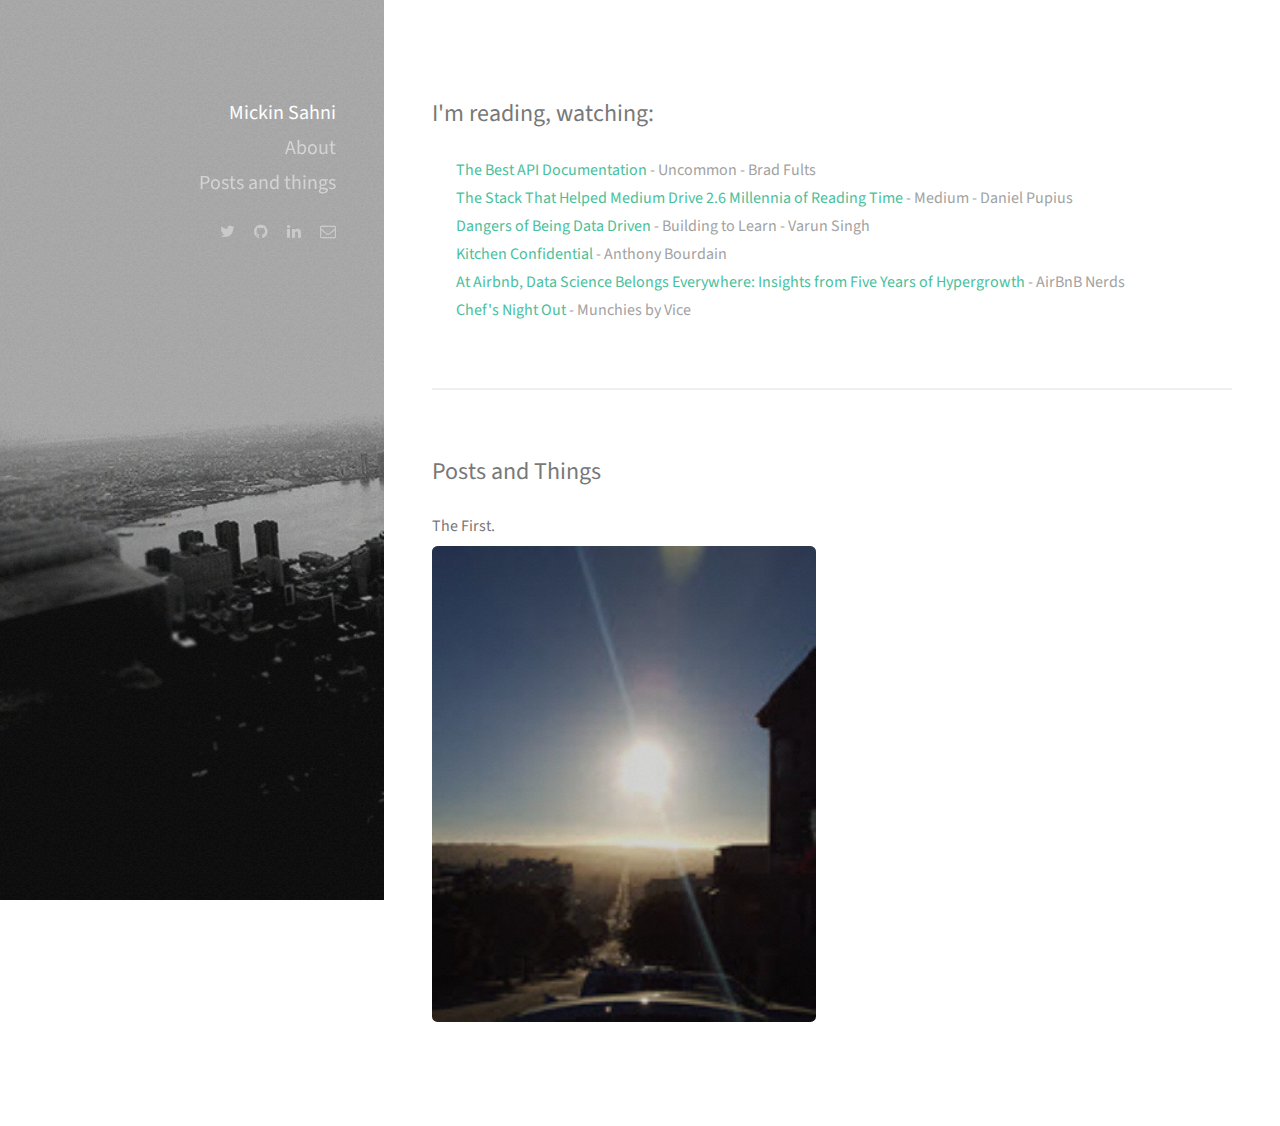
<file: index.html>
<!DOCTYPE HTML>
<!--
	Strata by HTML5 UP
	html5up.net | @n33co
	Free for personal and commercial use under the CCA 3.0 license (html5up.net/license)
-->
<html>
<head>
	<title>Mickin Sahni | Home</title>
	<meta charset="utf-8" />
	<meta name="viewport" content="width=device-width, initial-scale=1" />
	<!--[if lte IE 8]><script src="assets/js/ie/html5shiv.js"></script><![endif]-->
	<link rel="stylesheet" href="assets/css/main.css" />
	<!--[if lte IE 8]><link rel="stylesheet" href="assets/css/ie8.css" /><![endif]-->

	<!--Google Analytics-->
	<script>
	(function(i,s,o,g,r,a,m){i['GoogleAnalyticsObject']=r;i[r]=i[r]||function(){
		(i[r].q=i[r].q||[]).push(arguments)},i[r].l=1*new Date();a=s.createElement(o),
		m=s.getElementsByTagName(o)[0];a.async=1;a.src=g;m.parentNode.insertBefore(a,m)
	})(window,document,'script','//www.google-analytics.com/analytics.js','ga');

	ga('create', 'UA-68290142-1', 'auto');
	ga('send', 'pageview');

	</script>
	
	<!-- Scripts-->
	<script src="assets/js/jquery.min.js"></script>
	<script src="assets/js/jquery.poptrox.min.js"></script>
	<script src="assets/js/skel.min.js"></script>
	<script src="assets/js/util.js"></script> 			
	<!--[if lte IE 8]><script src="assets/js/ie/respond.min.js"></script><![endif]-->
	<script src="assets/js/main.js"></script> 

</head>

<body id="top">

	<!-- Header -->
	<header id="header">
		<!-- <a href="#" class="image avatar"><img src="images/avatar.jpg" alt="" /></a> -->
		<h1><strong><a href="http://www.MickinSahni.com">Mickin Sahni</a></strong></h1>
		<nav id="footer">
			<h1><a href="http://mickinsahni.github.io/MickinSahni/pages/about.html">About</a></h1>
			<h1><a href="http://mickinsahni.github.io/MickinSahni/pages/postsandthings.html">Posts and things</a></h1>
			<ul class="icons">
				<li><a href="https://www.twitter.com/MickinSahni" class="icon fa-twitter" target="_blank"><span class="label">Twitter</span></a></li>
				<li><a href="https://www.github.com/MickinSahni" class="icon fa-github" target="_blank"><span class="label">Github</span></a></li>
				<li><a href="https://www.linkedin.com/in/mickinsahni" class="icon fa-linkedin" target="_blank"><span class="label">LinkedIn</span></a></li>
				<li><a href="mailto:Mickin@MickinSahni.com" class="icon fa-envelope-o" target="_blank"><span class="label">Email</span></a></li>
			</ul>
		</nav>
		<!-- <h1>Mickin Sahni</h1> -->
	</header>

	<!-- Main -->
	<div id="main">

		<!-- One -->
		<section id="one">
			<header class="major">
				<!--<h2>Technology. Entrepreneurship. Community.</h2>-->
			</header>
			

			<!-- <p>Hey, I'm Mickin. I work with federal and corporate orgs. of all sizes as a tech consultant with Ventera to develop process and product solutions. Most recently, I worked as a product owner for an <a href="https://18f.gsa.gov/2015/08/28/announcing-the-agile-BPA-awards/" target="_blank">18F software acquisition contract,</a> which further piqued my interest in open data.  A few of the roles I've played here at Ventera include product owner, QA, interaction designer/prototyper and amateur developer when I need and/or want to learn a bit more.<br> <br>As a Fosterly team member, I help build a growing tech community in D.C. and organized <a href="http://collaborate.fosterly.com" target="_blank">Collaborate,</a> a conference bringing together over 1,000 attendees and over 100 speakers from Google, AngelList, the White House and many others for two days of keynotes, workshops, and conversations. <br><br> I left UVA with a BS in Chemical Engineering and try to head down 29 as much as possible to visit and speak/mentor at events such as <a href="http://www.hackuva.com">Hack.UVa.</a></p> -->

			<h2>I'm reading, watching:</h2>
			<ul>
				<li><a href="https://bradfults.com/the-best-api-documentation-b9e46400379a#.tsd2bul3e">The Best API Documentation</a> - Uncommon - Brad Fults </li>
				<li><a href="http://stackshare.io/medium/the-stack-that-helped-medium-scale-to-2-6-millennia-of-reading-time">The Stack That Helped Medium Drive 2.6 Millennia of Reading Time</a> - Medium - Daniel Pupius </li>
				<li><a href="https://buildingtolearn.wordpress.com/2015/03/27/dangers-of-being-data-driven/">Dangers of Being Data Driven</a> - Building to Learn - Varun Singh </li>
				<li><a href="http://www.amazon.com/Kitchen-Confidential-Anthony-Bourdain-ebook/dp/B002UM5BXW/ref=dp_kinw_strp_1">Kitchen Confidential</a> - Anthony Bourdain </li>
				<li><a href="http://nerds.airbnb.com/scaling-data-science/">At Airbnb, Data Science Belongs Everywhere: Insights from Five Years of Hypergrowth</a> - AirBnB Nerds</li>
				<li><a href="http://munchies.vice.com/show/munchies">Chef's Night Out</a> - Munchies by Vice</li>
			</ul>
						<!-- <ul class="actions">
							<li><a href="#" class="button">Learn More</a></li>
						</ul> -->
		</section>

					<!-- Two -->
		<section id="two">
						<h2>Posts and Things</h2>
						<div class="row">
							<article class="6u 12u$(xsmall) work-item">
									<h3><a href="http://mickinsahni.github.io/MickinSahni/pages/posts/2015/12/The_First.html">The First.</a></h3>
									
									<a href="images/fulls/SF.jpg" class="image fit thumb"><img src="images/thumbs/SF.jpg" alt="" /></a>

								<!-- <p>Lorem ipsum dolor sit amet nisl sed nullam feugiat.</p> -->
							</article>
							<!-- <article class="6u$ 12u$(xsmall) work-item">
								<a href="images/fulls/02.jpg" class="image fit thumb"><img src="images/thumbs/02.jpg" alt="" /></a>
								<h3>Ultricies lacinia interdum</h3>
								<p>Lorem ipsum dolor sit amet nisl sed nullam feugiat.</p>
							</article>
							<article class="6u 12u$(xsmall) work-item">
								<a href="images/fulls/03.jpg" class="image fit thumb"><img src="images/thumbs/03.jpg" alt="" /></a>
								<h3>Tortor metus commodo</h3>
								<p>Lorem ipsum dolor sit amet nisl sed nullam feugiat.</p>
							</article>
							<article class="6u$ 12u$(xsmall) work-item">
								<a href="images/fulls/04.jpg" class="image fit thumb"><img src="images/thumbs/04.jpg" alt="" /></a>
								<h3>Quam neque phasellus</h3>
								<p>Lorem ipsum dolor sit amet nisl sed nullam feugiat.</p>
							</article>
							<article class="6u 12u$(xsmall) work-item">
								<a href="images/fulls/05.jpg" class="image fit thumb"><img src="images/thumbs/05.jpg" alt="" /></a>
								<h3>Nunc enim commodo aliquet</h3>
								<p>Lorem ipsum dolor sit amet nisl sed nullam feugiat.</p>
							</article>
							<article class="6u$ 12u$(xsmall) work-item">
								<a href="images/fulls/06.jpg" class="image fit thumb"><img src="images/thumbs/06.jpg" alt="" /></a>
								<h3>Risus ornare lacinia</h3>
								<p>Lorem ipsum dolor sit amet nisl sed nullam feugiat.</p>
							</article> -->
						</div>
						<!-- <ul class="actions">
							<li><a href="#" class="button">Full Portfolio</a></li>
						</ul>  -->
					</section> 

					<!-- Three -->
					<!-- <section id="three">
						<h2>Get In Touch</h2>
						<p>Accumsan pellentesque commodo blandit enim arcu non at amet id arcu magna. Accumsan orci faucibus id eu lorem semper nunc nisi lorem vulputate lorem neque lorem ipsum dolor.</p>
						<div class="row">
							<div class="8u 12u$(small)">
								<form method="post" action="#">
									<div class="row uniform 50%">
										<div class="6u 12u$(xsmall)"><input type="text" name="name" id="name" placeholder="Name" /></div>
										<div class="6u$ 12u$(xsmall)"><input type="email" name="email" id="email" placeholder="Email" /></div>
										<div class="12u$"><textarea name="message" id="message" placeholder="Message" rows="4"></textarea></div>
									</div>
								</form>
								<ul class="actions">
									<li><input type="submit" value="Send Message" /></li>
								</ul>
							</div>
							<div class="4u$ 12u$(small)">
								<ul class="labeled-icons">
									<li>
										<h3 class="icon fa-home"><span class="label">Address</span></h3>
										1234 Somewhere Rd.<br />
										Nashville, TN 00000<br />
										United States
									</li>
									<li>
										<h3 class="icon fa-mobile"><span class="label">Phone</span></h3>
										000-000-0000
									</li>
									<li>
										<h3 class="icon fa-envelope-o"><span class="label">Email</span></h3>
										<a href="#">hello@untitled.tld</a>
									</li>
								</ul>
							</div>
						</div>
					</section> -->

					<!-- Four -->
				<!--
					<section id="four">
						<h2>Elements</h2>

						<section>
							<h4>Text</h4>
							<p>This is <b>bold</b> and this is <strong>strong</strong>. This is <i>italic</i> and this is <em>emphasized</em>.
							This is <sup>superscript</sup> text and this is <sub>subscript</sub> text.
							This is <u>underlined</u> and this is code: <code>for (;;) { ... }</code>. Finally, <a href="#">this is a link</a>.</p>
							<hr />
							<header>
								<h4>Heading with a Subtitle</h4>
								<p>Lorem ipsum dolor sit amet nullam id egestas urna aliquam</p>
							</header>
							<p>Nunc lacinia ante nunc ac lobortis. Interdum adipiscing gravida odio porttitor sem non mi integer non faucibus ornare mi ut ante amet placerat aliquet. Volutpat eu sed ante lacinia sapien lorem accumsan varius montes viverra nibh in adipiscing blandit tempus accumsan.</p>
							<header>
								<h5>Heading with a Subtitle</h5>
								<p>Lorem ipsum dolor sit amet nullam id egestas urna aliquam</p>
							</header>
							<p>Nunc lacinia ante nunc ac lobortis. Interdum adipiscing gravida odio porttitor sem non mi integer non faucibus ornare mi ut ante amet placerat aliquet. Volutpat eu sed ante lacinia sapien lorem accumsan varius montes viverra nibh in adipiscing blandit tempus accumsan.</p>
							<hr />
							<h2>Heading Level 2</h2>
							<h3>Heading Level 3</h3>
							<h4>Heading Level 4</h4>
							<h5>Heading Level 5</h5>
							<h6>Heading Level 6</h6>
							<hr />
							<h5>Blockquote</h5>
							<blockquote>Fringilla nisl. Donec accumsan interdum nisi, quis tincidunt felis sagittis eget tempus euismod. Vestibulum ante ipsum primis in faucibus vestibulum. Blandit adipiscing eu felis iaculis volutpat ac adipiscing accumsan faucibus. Vestibulum ante ipsum primis in faucibus lorem ipsum dolor sit amet nullam adipiscing eu felis.</blockquote>
							<h5>Preformatted</h5>
							<pre><code>i = 0;

while (!deck.isInOrder()) {
print 'Iteration ' + i;
deck.shuffle();
i++;
}

print 'It took ' + i + ' iterations to sort the deck.';</code></pre>
						</section>

						<section>
							<h4>Lists</h4>
							<div class="row">
								<div class="6u 12u$(xsmall)">
									<h5>Unordered</h5>
									<ul>
										<li>Dolor pulvinar etiam magna etiam.</li>
										<li>Sagittis adipiscing lorem eleifend.</li>
										<li>Felis enim feugiat dolore viverra.</li>
									</ul>
									<h5>Alternate</h5>
									<ul class="alt">
										<li>Dolor pulvinar etiam magna etiam.</li>
										<li>Sagittis adipiscing lorem eleifend.</li>
										<li>Felis enim feugiat dolore viverra.</li>
									</ul>
								</div>
								<div class="6u$ 12u$(xsmall)">
									<h5>Ordered</h5>
									<ol>
										<li>Dolor pulvinar etiam magna etiam.</li>
										<li>Etiam vel felis at lorem sed viverra.</li>
										<li>Felis enim feugiat dolore viverra.</li>
										<li>Dolor pulvinar etiam magna etiam.</li>
										<li>Etiam vel felis at lorem sed viverra.</li>
										<li>Felis enim feugiat dolore viverra.</li>
									</ol>
									<h5>Icons</h5>
									<ul class="icons">
										<li><a href="#" class="icon fa-twitter"><span class="label">Twitter</span></a></li>
										<li><a href="#" class="icon fa-facebook"><span class="label">Facebook</span></a></li>
										<li><a href="#" class="icon fa-instagram"><span class="label">Instagram</span></a></li>
										<li><a href="#" class="icon fa-github"><span class="label">Github</span></a></li>
										<li><a href="#" class="icon fa-dribbble"><span class="label">Dribbble</span></a></li>
										<li><a href="#" class="icon fa-tumblr"><span class="label">Tumblr</span></a></li>
									</ul>
								</div>
							</div>
							<h5>Actions</h5>
							<ul class="actions">
								<li><a href="#" class="button special">Default</a></li>
								<li><a href="#" class="button">Default</a></li>
							</ul>
							<ul class="actions small">
								<li><a href="#" class="button special small">Small</a></li>
								<li><a href="#" class="button small">Small</a></li>
							</ul>
							<div class="row">
								<div class="6u 12u$(small)">
									<ul class="actions vertical">
										<li><a href="#" class="button special">Default</a></li>
										<li><a href="#" class="button">Default</a></li>
									</ul>
								</div>
								<div class="6u$ 12u$(small)">
									<ul class="actions vertical small">
										<li><a href="#" class="button special small">Small</a></li>
										<li><a href="#" class="button small">Small</a></li>
									</ul>
								</div>
								<div class="6u 12u$(small)">
									<ul class="actions vertical">
										<li><a href="#" class="button special fit">Default</a></li>
										<li><a href="#" class="button fit">Default</a></li>
									</ul>
								</div>
								<div class="6u$ 12u$(small)">
									<ul class="actions vertical small">
										<li><a href="#" class="button special small fit">Small</a></li>
										<li><a href="#" class="button small fit">Small</a></li>
									</ul>
								</div>
							</div>
						</section>

						<section>
							<h4>Table</h4>
							<h5>Default</h5>
							<div class="table-wrapper">
								<table>
									<thead>
										<tr>
											<th>Name</th>
											<th>Description</th>
											<th>Price</th>
										</tr>
									</thead>
									<tbody>
										<tr>
											<td>Item One</td>
											<td>Ante turpis integer aliquet porttitor.</td>
											<td>29.99</td>
										</tr>
										<tr>
											<td>Item Two</td>
											<td>Vis ac commodo adipiscing arcu aliquet.</td>
											<td>19.99</td>
										</tr>
										<tr>
											<td>Item Three</td>
											<td> Morbi faucibus arcu accumsan lorem.</td>
											<td>29.99</td>
										</tr>
										<tr>
											<td>Item Four</td>
											<td>Vitae integer tempus condimentum.</td>
											<td>19.99</td>
										</tr>
										<tr>
											<td>Item Five</td>
											<td>Ante turpis integer aliquet porttitor.</td>
											<td>29.99</td>
										</tr>
									</tbody>
									<tfoot>
										<tr>
											<td colspan="2"></td>
											<td>100.00</td>
										</tr>
									</tfoot>
								</table>
							</div>

							<h5>Alternate</h5>
							<div class="table-wrapper">
								<table class="alt">
									<thead>
										<tr>
											<th>Name</th>
											<th>Description</th>
											<th>Price</th>
										</tr>
									</thead>
									<tbody>
										<tr>
											<td>Item One</td>
											<td>Ante turpis integer aliquet porttitor.</td>
											<td>29.99</td>
										</tr>
										<tr>
											<td>Item Two</td>
											<td>Vis ac commodo adipiscing arcu aliquet.</td>
											<td>19.99</td>
										</tr>
										<tr>
											<td>Item Three</td>
											<td> Morbi faucibus arcu accumsan lorem.</td>
											<td>29.99</td>
										</tr>
										<tr>
											<td>Item Four</td>
											<td>Vitae integer tempus condimentum.</td>
											<td>19.99</td>
										</tr>
										<tr>
											<td>Item Five</td>
											<td>Ante turpis integer aliquet porttitor.</td>
											<td>29.99</td>
										</tr>
									</tbody>
									<tfoot>
										<tr>
											<td colspan="2"></td>
											<td>100.00</td>
										</tr>
									</tfoot>
								</table>
							</div>
						</section>

						<section>
							<h4>Buttons</h4>
							<ul class="actions">
								<li><a href="#" class="button special">Special</a></li>
								<li><a href="#" class="button">Default</a></li>
							</ul>
							<ul class="actions">
								<li><a href="#" class="button big">Big</a></li>
								<li><a href="#" class="button">Default</a></li>
								<li><a href="#" class="button small">Small</a></li>
							</ul>
							<ul class="actions fit">
								<li><a href="#" class="button special fit">Fit</a></li>
								<li><a href="#" class="button fit">Fit</a></li>
							</ul>
							<ul class="actions fit small">
								<li><a href="#" class="button special fit small">Fit + Small</a></li>
								<li><a href="#" class="button fit small">Fit + Small</a></li>
							</ul>
							<ul class="actions">
								<li><a href="#" class="button special icon fa-download">Icon</a></li>
								<li><a href="#" class="button icon fa-download">Icon</a></li>
							</ul>
							<ul class="actions">
								<li><span class="button special disabled">Special</span></li>
								<li><span class="button disabled">Default</span></li>
							</ul>
						</section>

						<section>
							<h4>Form</h4>
							<form method="post" action="#">
								<div class="row uniform 50%">
									<div class="6u 12u$(xsmall)">
										<input type="text" name="demo-name" id="demo-name" value="" placeholder="Name" />
									</div>
									<div class="6u$ 12u$(xsmall)">
										<input type="email" name="demo-email" id="demo-email" value="" placeholder="Email" />
									</div>
									<div class="12u$">
										<div class="select-wrapper">
											<select name="demo-category" id="demo-category">
												<option value="">- Category -</option>
												<option value="1">Manufacturing</option>
												<option value="1">Shipping</option>
												<option value="1">Administration</option>
												<option value="1">Human Resources</option>
											</select>
										</div>
									</div>
									<div class="4u 12u$(small)">
										<input type="radio" id="demo-priority-low" name="demo-priority" checked>
										<label for="demo-priority-low">Low Priority</label>
									</div>
									<div class="4u 12u$(small)">
										<input type="radio" id="demo-priority-normal" name="demo-priority">
										<label for="demo-priority-normal">Normal Priority</label>
									</div>
									<div class="4u$ 12u(small)">
										<input type="radio" id="demo-priority-high" name="demo-priority">
										<label for="demo-priority-high">High Priority</label>
									</div>
									<div class="6u 12u$(small)">
										<input type="checkbox" id="demo-copy" name="demo-copy">
										<label for="demo-copy">Email me a copy of this message</label>
									</div>
									<div class="6u$ 12u$(small)">
										<input type="checkbox" id="demo-human" name="demo-human" checked>
										<label for="demo-human">I am a human and not a robot</label>
									</div>
									<div class="12u$">
										<textarea name="demo-message" id="demo-message" placeholder="Enter your message" rows="6"></textarea>
									</div>
									<div class="12u$">
										<ul class="actions">
											<li><input type="submit" value="Send Message" class="special" /></li>
											<li><input type="reset" value="Reset" /></li>
										</ul>
									</div>
								</div>
							</form>
						</section>

						<section>
							<h4>Image</h4>
							<h5>Fit</h5>
							<div class="box alt">
								<div class="row 50% uniform">
									<div class="12u$"><span class="image fit"><img src="images/fulls/05.jpg" alt="" /></span></div>
									<div class="4u"><span class="image fit"><img src="images/thumbs/01.jpg" alt="" /></span></div>
									<div class="4u"><span class="image fit"><img src="images/thumbs/02.jpg" alt="" /></span></div>
									<div class="4u$"><span class="image fit"><img src="images/thumbs/03.jpg" alt="" /></span></div>
									<div class="4u"><span class="image fit"><img src="images/thumbs/04.jpg" alt="" /></span></div>
									<div class="4u"><span class="image fit"><img src="images/thumbs/05.jpg" alt="" /></span></div>
									<div class="4u$"><span class="image fit"><img src="images/thumbs/06.jpg" alt="" /></span></div>
									<div class="4u"><span class="image fit"><img src="images/thumbs/03.jpg" alt="" /></span></div>
									<div class="4u"><span class="image fit"><img src="images/thumbs/02.jpg" alt="" /></span></div>
									<div class="4u$"><span class="image fit"><img src="images/thumbs/01.jpg" alt="" /></span></div>
								</div>
							</div>
							<h5>Left &amp; Right</h5>
							<p><span class="image left"><img src="images/avatar.jpg" alt="" /></span>Fringilla nisl. Donec accumsan interdum nisi, quis tincidunt felis sagittis eget. tempus euismod. Vestibulum ante ipsum primis in faucibus vestibulum. Blandit adipiscing eu felis iaculis volutpat ac adipiscing accumsan eu faucibus. Integer ac pellentesque praesent tincidunt felis sagittis eget. tempus euismod. Vestibulum ante ipsum primis in faucibus vestibulum. Blandit adipiscing eu felis iaculis volutpat ac adipiscing accumsan eu faucibus. Integer ac pellentesque praesent. Donec accumsan interdum nisi, quis tincidunt felis sagittis eget. tempus euismod. Vestibulum ante ipsum primis in faucibus vestibulum. Blandit adipiscing eu felis iaculis volutpat ac adipiscing accumsan eu faucibus. Integer ac pellentesque praesent tincidunt felis sagittis eget. tempus euismod. Vestibulum ante ipsum primis in faucibus vestibulum. Blandit adipiscing eu felis iaculis volutpat ac adipiscing accumsan eu faucibus. Integer ac pellentesque praesent.</p>
							<p><span class="image right"><img src="images/avatar.jpg" alt="" /></span>Fringilla nisl. Donec accumsan interdum nisi, quis tincidunt felis sagittis eget. tempus euismod. Vestibulum ante ipsum primis in faucibus vestibulum. Blandit adipiscing eu felis iaculis volutpat ac adipiscing accumsan eu faucibus. Integer ac pellentesque praesent tincidunt felis sagittis eget. tempus euismod. Vestibulum ante ipsum primis in faucibus vestibulum. Blandit adipiscing eu felis iaculis volutpat ac adipiscing accumsan eu faucibus. Integer ac pellentesque praesent. Donec accumsan interdum nisi, quis tincidunt felis sagittis eget. tempus euismod. Vestibulum ante ipsum primis in faucibus vestibulum. Blandit adipiscing eu felis iaculis volutpat ac adipiscing accumsan eu faucibus. Integer ac pellentesque praesent tincidunt felis sagittis eget. tempus euismod. Vestibulum ante ipsum primis in faucibus vestibulum. Blandit adipiscing eu felis iaculis volutpat ac adipiscing accumsan eu faucibus. Integer ac pellentesque praesent.</p>
						</section>

					</section>
				-->

			</div>

			<!-- Footer -->
		<!-- 	<footer id="footer">
				<ul class="icons">
					<li><a href="https://www.twitter.com/MickinSahni" class="icon fa-twitter" target="_blank"><span class="label">Twitter</span></a></li>
					<li><a href="https://www.github.com/MickinSahni" class="icon fa-github" target="_blank"><span class="label">Github</span></a></li>
					<li><a href="https://www.linkedin.com/in/mickinsahni" class="icon fa-linkedin" target="_blank"><span class="label">LinkedIn</span></a></li>
					<li><a href="mailto:Mickin@MickinSahni.com" class="icon fa-envelope-o" target="_blank"><span class="label">Email</span></a></li>
				</ul>
				<ul class="copyright">
					<li>&copy; Mickin Sahni</li> <li>Design: HTML5 UP</li>
				</ul>
			</footer> -->


		</body>
		</html>
</file>
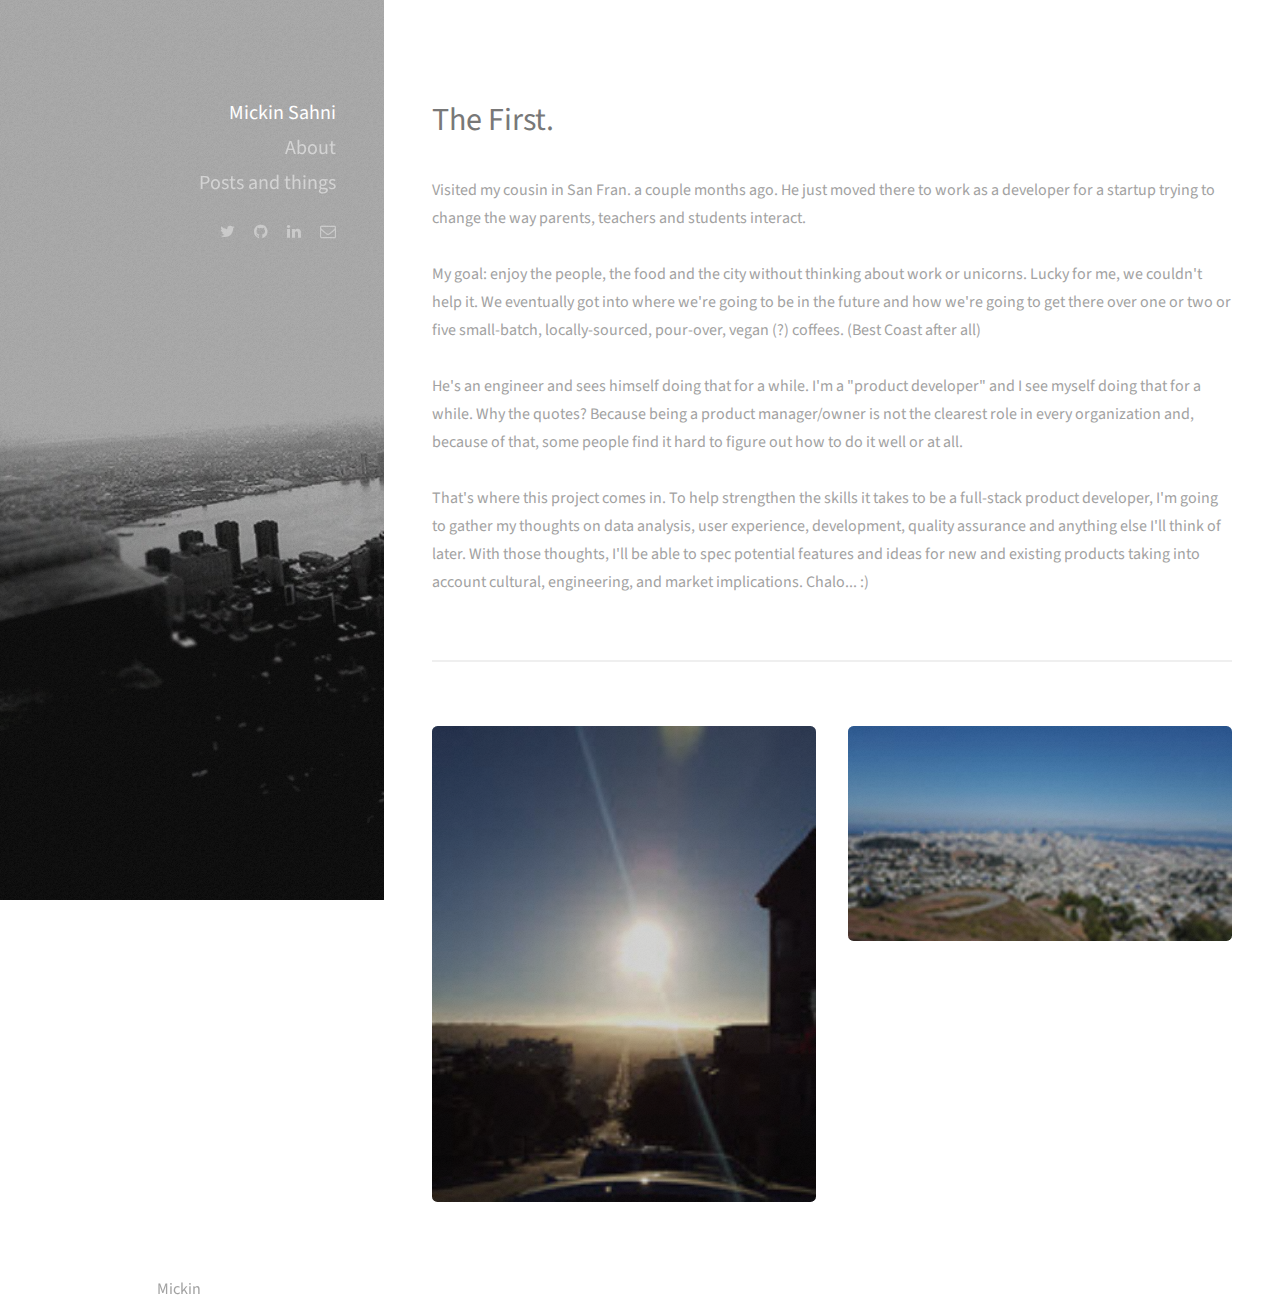
<file: pages/posts/2015/12/The_First.html>
<!DOCTYPE HTML>
<!--
	Strata by HTML5 UP
	html5up.net | @n33co
	Free for personal and commercial use under the CCA 3.0 license (html5up.net/license)
-->
<html>
<head>
	<title>Mickin Sahni | The First.</title>
	<meta charset="utf-8" />
	<meta name="viewport" content="width=device-width, initial-scale=1" />
	<!--[if lte IE 8]><script src="assets/js/ie/html5shiv.js"></script><![endif]-->
	<link rel="stylesheet" href="../../../../assets/css/main.css" />
	<!--[if lte IE 8]><link rel="stylesheet" href="assets/css/ie8.css" /><![endif]-->

	<!--Google Analytics-->
	<script>
	(function(i,s,o,g,r,a,m){i['GoogleAnalyticsObject']=r;i[r]=i[r]||function(){
		(i[r].q=i[r].q||[]).push(arguments)},i[r].l=1*new Date();a=s.createElement(o),
		m=s.getElementsByTagName(o)[0];a.async=1;a.src=g;m.parentNode.insertBefore(a,m)
	})(window,document,'script','//www.google-analytics.com/analytics.js','ga');

	ga('create', 'UA-68290142-1', 'auto');
	ga('send', 'pageview');

	</script>

	<!-- Scripts -->
	<script src="../../../../assets/js/jquery.min.js"></script>
	<script src="../../../../assets/js/jquery.poptrox.min.js"></script> 
	<script src="../../../../assets/js/skel.min.js"></script>
	<script src="../../../../assets/js/util.js"></script>
	<!--[if lte IE 8]><script src="assets/js/ie/respond.min.js"></script><![endif]-->
	<script src="../../../../assets/js/main.js"></script>

</head>

<body id="top">

	<!-- Header -->
	<header id="header">
		<!-- <a href="#" class="image avatar"><img src="images/avatar.jpg" alt="" /></a> -->
		<h1><strong><a href="http://www.MickinSahni.com">Mickin Sahni</a></strong></h1>
		<nav id="footer">
			<h1><a href="http://mickinsahni.github.io/MickinSahni/pages/about.html">About</a></h1>
			<h1><a href="http://mickinsahni.github.io/MickinSahni/pages/postsandthings.html">Posts and things</a></h1>
			<ul class="icons">
				<li><a href="https://www.twitter.com/MickinSahni" class="icon fa-twitter" target="_blank"><span class="label">Twitter</span></a></li>
				<li><a href="https://www.github.com/MickinSahni" class="icon fa-github" target="_blank"><span class="label">Github</span></a></li>
				<li><a href="https://www.linkedin.com/in/mickinsahni" class="icon fa-linkedin" target="_blank"><span class="label">LinkedIn</span></a></li>
				<li><a href="mailto:Mickin@MickinSahni.com" class="icon fa-envelope-o" target="_blank"><span class="label">Email</span></a></li>
			</ul>
		</nav>
		<!-- <h1>Mickin Sahni</h1> -->
	</header>

	<!-- Main -->
	<div id="main">

		<!-- One -->
		<section id="one">
			<header class="major">
				<h2>The First.</h2>
				<!-- <h5>December 14, 2015</h5> -->
			</header>

			<p>
				Visited my cousin in San Fran. a couple months ago. He just moved there to work as a developer for a startup trying to change the way parents, teachers and students interact.<br> <br>My goal: enjoy the people, the food and the city without thinking about work or unicorns. Lucky for me, we couldn't help it. We eventually got into where we're going to be in the future and how we're going to get there over one or two or five small-batch, locally-sourced, pour-over, vegan (?) coffees. (Best Coast after all)<br><br>He's an engineer and sees himself doing that for a while. I'm a "product developer" and I see myself doing that for a while. Why the quotes? Because being a product manager/owner is not the clearest role in every organization and, because of that, some people find it hard to figure out how to do it well or at all. <br><br>That's where this project comes in. To help strengthen the skills it takes to be a full-stack product developer, I'm going to gather my thoughts on data analysis, user experience, development, quality assurance and anything else I'll think of later. With those thoughts, I'll be able to spec potential features and ideas for new and existing products taking into account cultural, engineering, and market implications. Chalo... :)
			</p>
						<!-- <ul class="actions">
							<li><a href="#" class="button">Learn More</a></li>
						</ul> -->
		</section>
		<section id="two">
						<div class="row">
							<article class="6u 12u$(xsmall) work-item">
								<a href="../../../../images/fulls/SF.jpg" class="image fit thumb"><img src="../../../../images/thumbs/SF.jpg" alt="" /></a>
								
								<!-- <h3>Bay</h3> -->
								<!-- <p>Lorem ipsum dolor sit amet nisl sed nullam feugiat.</p> -->
							</article>

							<article class="6u$ 12u$(xsmall) work-item">
								<a href="../../../../images/fulls/SF2.jpg" class="image fit thumb"><img src="../../../../images/thumbs/SF2.jpg" alt="" /></a>
								<!-- <h3>Peaks x2</h3> -->
								<!-- <p>Lorem ipsum dolor sit amet nisl sed nullam feugiat.</p> -->
							</article>
							<!--<article class="6u 12u$(xsmall) work-item">
								<a href="images/fulls/03.jpg" class="image fit thumb"><img src="images/thumbs/03.jpg" alt="" /></a>
								<h3>Tortor metus commodo</h3>
								<p>Lorem ipsum dolor sit amet nisl sed nullam feugiat.</p>
							</article>
							<article class="6u$ 12u$(xsmall) work-item">
								<a href="images/fulls/04.jpg" class="image fit thumb"><img src="images/thumbs/04.jpg" alt="" /></a>
								<h3>Quam neque phasellus</h3>
								<p>Lorem ipsum dolor sit amet nisl sed nullam feugiat.</p>
							</article>
							<article class="6u 12u$(xsmall) work-item">
								<a href="images/fulls/05.jpg" class="image fit thumb"><img src="images/thumbs/05.jpg" alt="" /></a>
								<h3>Nunc enim commodo aliquet</h3>
								<p>Lorem ipsum dolor sit amet nisl sed nullam feugiat.</p>
							</article>
							<article class="6u$ 12u$(xsmall) work-item">
								<a href="images/fulls/06.jpg" class="image fit thumb"><img src="images/thumbs/06.jpg" alt="" /></a>
								<h3>Risus ornare lacinia</h3>
								<p>Lorem ipsum dolor sit amet nisl sed nullam feugiat.</p>
							</article> -->
						</div>
						<!-- </div> -->
					</section>	

					<!-- Footer -->
					<footer id="footer">
						<ul class="icons">
							<li>Mickin</li>	
							<li><a href="https://www.twitter.com/MickinSahni" class="icon fa-twitter" target="_blank"><span class="label">Twitter</span></a></li>
							<li><a href="https://www.github.com/MickinSahni" class="icon fa-github" target="_blank"><span class="label">Github</span></a></li>
							<!-- <li><a href="#" class="icon fa-dribbble"><span class="label">Dribbble</span></a></li> -->
							<li><a href="https://www.linkedin.com/in/mickinsahni" class="icon fa-linkedin" target="_blank"><span class="label">LinkedIn</span></a></li>
							<li><a href="mailto:Mickin@MickinSahni.com" class="icon fa-envelope-o" target="_blank"><span class="label">Email</span></a></li>
						</ul>
						<ul class="copyright">
							<!-- <li>&copy; Mickin Sahni</li>  --><li>Design: HTML5 UP</li>
						</ul>
					</footer>

		<!-- Scripts
			<script src="assets/js/jquery.min.js"></script>
			<script src="assets/js/jquery.poptrox.min.js"></script>
			<script src="assets/js/skel.min.js"></script>
			<script src="assets/js/util.js"></script>
			<!--[if lte IE 8]><script src="assets/js/ie/respond.min.js"></script><![endif]
			<script src="assets/js/main.js"></script>-->

		</body>
		</html>
</file>
<file: assets/css/main.css>
@import url("font-awesome.min.css");
@import url("http://fonts.googleapis.com/css?family=Source+Sans+Pro:400,400italic");

/*
	Strata by HTML5 UP
	html5up.net | @n33co
	Free for personal and commercial use under the CCA 3.0 license (html5up.net/license)
*/

/* Reset */

	html, body, div, span, applet, object, iframe, h1, h2, h3, h4, h5, h6, p, blockquote, pre, a, abbr, acronym, address, big, cite, code, del, dfn, em, img, ins, kbd, q, s, samp, small, strike, strong, sub, sup, tt, var, b, u, i, center, dl, dt, dd, ol, ul, li, fieldset, form, label, legend, table, caption, tbody, tfoot, thead, tr, th, td, article, aside, canvas, details, embed, figure, figcaption, footer, header, hgroup, menu, nav, output, ruby, section, summary, time, mark, audio, video {
		margin: 0;
		padding: 0;
		border: 0;
		font-size: 100%;
		font: inherit;
		vertical-align: baseline;
	}

	article, aside, details, figcaption, figure, footer, header, hgroup, menu, nav, section {
		display: block;
	}

	body {
		line-height: 1;
	}

	ol, ul {
		list-style: none;
	}

	blockquote, q {
		quotes: none;
	}

	blockquote:before, blockquote:after, q:before, q:after {
		content: '';
		content: none;
	}

	table {
		border-collapse: collapse;
		border-spacing: 0;
	}

	body {
		-webkit-text-size-adjust: none;
	}

/* Box Model */

	*, *:before, *:after {
		-moz-box-sizing: border-box;
		-webkit-box-sizing: border-box;
		box-sizing: border-box;
	}

/* Containers */

	.container {
		margin-left: auto;
		margin-right: auto;
	}

	.container.\31 25\25 {
		width: 100%;
		max-width: 1200px;
		min-width: 960px;
	}

	.container.\37 5\25 {
		width: 720px;
	}

	.container.\35 0\25 {
		width: 480px;
	}

	.container.\32 5\25 {
		width: 240px;
	}

	.container {
		width: 960px;
	}

	@media screen and (max-width: 1800px) {

		.container.\31 25\25 {
			width: 100%;
			max-width: 1200px;
			min-width: 960px;
		}

		.container.\37 5\25 {
			width: 720px;
		}

		.container.\35 0\25 {
			width: 480px;
		}

		.container.\32 5\25 {
			width: 240px;
		}

		.container {
			width: 960px;
		}

	}

	@media screen and (max-width: 1280px) {

		.container.\31 25\25 {
			width: 100%;
			max-width: 1200px;
			min-width: 960px;
		}

		.container.\37 5\25 {
			width: 720px;
		}

		.container.\35 0\25 {
			width: 480px;
		}

		.container.\32 5\25 {
			width: 240px;
		}

		.container {
			width: 960px;
		}

	}

	@media screen and (max-width: 980px) {

		.container.\31 25\25 {
			width: 100%;
			max-width: 1200px;
			min-width: 960px;
		}

		.container.\37 5\25 {
			width: 720px;
		}

		.container.\35 0\25 {
			width: 480px;
		}

		.container.\32 5\25 {
			width: 240px;
		}

		.container {
			width: 960px;
		}

	}

	@media screen and (max-width: 736px) {

		.container.\31 25\25 {
			width: 100%;
			max-width: 1200px;
			min-width: 960px;
		}

		.container.\37 5\25 {
			width: 720px;
		}

		.container.\35 0\25 {
			width: 480px;
		}

		.container.\32 5\25 {
			width: 240px;
		}

		.container {
			width: 960px;
		}

	}

	@media screen and (max-width: 480px) {

		.container.\31 25\25 {
			width: 100%;
			max-width: 1200px;
			min-width: 960px;
		}

		.container.\37 5\25 {
			width: 720px;
		}

		.container.\35 0\25 {
			width: 480px;
		}

		.container.\32 5\25 {
			width: 240px;
		}

		.container {
			width: 960px;
		}

	}

/* Grid */

	.row {
		border-bottom: solid 1px transparent;
		-moz-box-sizing: border-box;
		-webkit-box-sizing: border-box;
		box-sizing: border-box;
	}

	.row > * {
		float: left;
		-moz-box-sizing: border-box;
		-webkit-box-sizing: border-box;
		box-sizing: border-box;
	}

	.row:after, .row:before {
		content: '';
		display: block;
		clear: both;
		height: 0;
	}

	.row.uniform > * > :first-child {
		margin-top: 0;
	}

	.row.uniform > * > :last-child {
		margin-bottom: 0;
	}

	.row.\30 \25 > * {
		padding: 0 0 0 0em;
	}

	.row.\30 \25 {
		margin: 0 0 -1px 0em;
	}

	.row.uniform.\30 \25 > * {
		padding: 0em 0 0 0em;
	}

	.row.uniform.\30 \25 {
		margin: 0em 0 -1px 0em;
	}

	.row > * {
		padding: 0 0 0 2.5em;
	}

	.row {
		margin: 0 0 -1px -2.5em;
	}

	.row.uniform > * {
		padding: 2.5em 0 0 2.5em;
	}

	.row.uniform {
		margin: -2.5em 0 -1px -2.5em;
	}

	.row.\32 00\25 > * {
		padding: 0 0 0 5em;
	}

	.row.\32 00\25 {
		margin: 0 0 -1px -5em;
	}

	.row.uniform.\32 00\25 > * {
		padding: 5em 0 0 5em;
	}

	.row.uniform.\32 00\25 {
		margin: -5em 0 -1px -5em;
	}

	.row.\31 50\25 > * {
		padding: 0 0 0 3.75em;
	}

	.row.\31 50\25 {
		margin: 0 0 -1px -3.75em;
	}

	.row.uniform.\31 50\25 > * {
		padding: 3.75em 0 0 3.75em;
	}

	.row.uniform.\31 50\25 {
		margin: -3.75em 0 -1px -3.75em;
	}

	.row.\35 0\25 > * {
		padding: 0 0 0 1.25em;
	}

	.row.\35 0\25 {
		margin: 0 0 -1px -1.25em;
	}

	.row.uniform.\35 0\25 > * {
		padding: 1.25em 0 0 1.25em;
	}

	.row.uniform.\35 0\25 {
		margin: -1.25em 0 -1px -1.25em;
	}

	.row.\32 5\25 > * {
		padding: 0 0 0 0.625em;
	}

	.row.\32 5\25 {
		margin: 0 0 -1px -0.625em;
	}

	.row.uniform.\32 5\25 > * {
		padding: 0.625em 0 0 0.625em;
	}

	.row.uniform.\32 5\25 {
		margin: -0.625em 0 -1px -0.625em;
	}

	.\31 2u, .\31 2u\24 {
		width: 100%;
		clear: none;
		margin-left: 0;
	}

	.\31 1u, .\31 1u\24 {
		width: 91.6666666667%;
		clear: none;
		margin-left: 0;
	}

	.\31 0u, .\31 0u\24 {
		width: 83.3333333333%;
		clear: none;
		margin-left: 0;
	}

	.\39 u, .\39 u\24 {
		width: 75%;
		clear: none;
		margin-left: 0;
	}

	.\38 u, .\38 u\24 {
		width: 66.6666666667%;
		clear: none;
		margin-left: 0;
	}

	.\37 u, .\37 u\24 {
		width: 58.3333333333%;
		clear: none;
		margin-left: 0;
	}

	.\36 u, .\36 u\24 {
		width: 50%;
		clear: none;
		margin-left: 0;
	}

	.\35 u, .\35 u\24 {
		width: 41.6666666667%;
		clear: none;
		margin-left: 0;
	}

	.\34 u, .\34 u\24 {
		width: 33.3333333333%;
		clear: none;
		margin-left: 0;
	}

	.\33 u, .\33 u\24 {
		width: 25%;
		clear: none;
		margin-left: 0;
	}

	.\32 u, .\32 u\24 {
		width: 16.6666666667%;
		clear: none;
		margin-left: 0;
	}

	.\31 u, .\31 u\24 {
		width: 8.3333333333%;
		clear: none;
		margin-left: 0;
	}

	.\31 2u\24 + *,
	.\31 1u\24 + *,
	.\31 0u\24 + *,
	.\39 u\24 + *,
	.\38 u\24 + *,
	.\37 u\24 + *,
	.\36 u\24 + *,
	.\35 u\24 + *,
	.\34 u\24 + *,
	.\33 u\24 + *,
	.\32 u\24 + *,
	.\31 u\24 + * {
		clear: left;
	}

	.\-11u {
		margin-left: 91.66667%;
	}

	.\-10u {
		margin-left: 83.33333%;
	}

	.\-9u {
		margin-left: 75%;
	}

	.\-8u {
		margin-left: 66.66667%;
	}

	.\-7u {
		margin-left: 58.33333%;
	}

	.\-6u {
		margin-left: 50%;
	}

	.\-5u {
		margin-left: 41.66667%;
	}

	.\-4u {
		margin-left: 33.33333%;
	}

	.\-3u {
		margin-left: 25%;
	}

	.\-2u {
		margin-left: 16.66667%;
	}

	.\-1u {
		margin-left: 8.33333%;
	}

	@media screen and (max-width: 1800px) {

		.row > * {
			padding: 0 0 0 2.5em;
		}

		.row {
			margin: 0 0 -1px -2.5em;
		}

		.row.uniform > * {
			padding: 2.5em 0 0 2.5em;
		}

		.row.uniform {
			margin: -2.5em 0 -1px -2.5em;
		}

		.row.\32 00\25 > * {
			padding: 0 0 0 5em;
		}

		.row.\32 00\25 {
			margin: 0 0 -1px -5em;
		}

		.row.uniform.\32 00\25 > * {
			padding: 5em 0 0 5em;
		}

		.row.uniform.\32 00\25 {
			margin: -5em 0 -1px -5em;
		}

		.row.\31 50\25 > * {
			padding: 0 0 0 3.75em;
		}

		.row.\31 50\25 {
			margin: 0 0 -1px -3.75em;
		}

		.row.uniform.\31 50\25 > * {
			padding: 3.75em 0 0 3.75em;
		}

		.row.uniform.\31 50\25 {
			margin: -3.75em 0 -1px -3.75em;
		}

		.row.\35 0\25 > * {
			padding: 0 0 0 1.25em;
		}

		.row.\35 0\25 {
			margin: 0 0 -1px -1.25em;
		}

		.row.uniform.\35 0\25 > * {
			padding: 1.25em 0 0 1.25em;
		}

		.row.uniform.\35 0\25 {
			margin: -1.25em 0 -1px -1.25em;
		}

		.row.\32 5\25 > * {
			padding: 0 0 0 0.625em;
		}

		.row.\32 5\25 {
			margin: 0 0 -1px -0.625em;
		}

		.row.uniform.\32 5\25 > * {
			padding: 0.625em 0 0 0.625em;
		}

		.row.uniform.\32 5\25 {
			margin: -0.625em 0 -1px -0.625em;
		}

		.\31 2u\28xlarge\29, .\31 2u\24\28xlarge\29 {
			width: 100%;
			clear: none;
			margin-left: 0;
		}

		.\31 1u\28xlarge\29, .\31 1u\24\28xlarge\29 {
			width: 91.6666666667%;
			clear: none;
			margin-left: 0;
		}

		.\31 0u\28xlarge\29, .\31 0u\24\28xlarge\29 {
			width: 83.3333333333%;
			clear: none;
			margin-left: 0;
		}

		.\39 u\28xlarge\29, .\39 u\24\28xlarge\29 {
			width: 75%;
			clear: none;
			margin-left: 0;
		}

		.\38 u\28xlarge\29, .\38 u\24\28xlarge\29 {
			width: 66.6666666667%;
			clear: none;
			margin-left: 0;
		}

		.\37 u\28xlarge\29, .\37 u\24\28xlarge\29 {
			width: 58.3333333333%;
			clear: none;
			margin-left: 0;
		}

		.\36 u\28xlarge\29, .\36 u\24\28xlarge\29 {
			width: 50%;
			clear: none;
			margin-left: 0;
		}

		.\35 u\28xlarge\29, .\35 u\24\28xlarge\29 {
			width: 41.6666666667%;
			clear: none;
			margin-left: 0;
		}

		.\34 u\28xlarge\29, .\34 u\24\28xlarge\29 {
			width: 33.3333333333%;
			clear: none;
			margin-left: 0;
		}

		.\33 u\28xlarge\29, .\33 u\24\28xlarge\29 {
			width: 25%;
			clear: none;
			margin-left: 0;
		}

		.\32 u\28xlarge\29, .\32 u\24\28xlarge\29 {
			width: 16.6666666667%;
			clear: none;
			margin-left: 0;
		}

		.\31 u\28xlarge\29, .\31 u\24\28xlarge\29 {
			width: 8.3333333333%;
			clear: none;
			margin-left: 0;
		}

		.\31 2u\24\28xlarge\29 + *,
		.\31 1u\24\28xlarge\29 + *,
		.\31 0u\24\28xlarge\29 + *,
		.\39 u\24\28xlarge\29 + *,
		.\38 u\24\28xlarge\29 + *,
		.\37 u\24\28xlarge\29 + *,
		.\36 u\24\28xlarge\29 + *,
		.\35 u\24\28xlarge\29 + *,
		.\34 u\24\28xlarge\29 + *,
		.\33 u\24\28xlarge\29 + *,
		.\32 u\24\28xlarge\29 + *,
		.\31 u\24\28xlarge\29 + * {
			clear: left;
		}

		.\-11u\28xlarge\29 {
			margin-left: 91.66667%;
		}

		.\-10u\28xlarge\29 {
			margin-left: 83.33333%;
		}

		.\-9u\28xlarge\29 {
			margin-left: 75%;
		}

		.\-8u\28xlarge\29 {
			margin-left: 66.66667%;
		}

		.\-7u\28xlarge\29 {
			margin-left: 58.33333%;
		}

		.\-6u\28xlarge\29 {
			margin-left: 50%;
		}

		.\-5u\28xlarge\29 {
			margin-left: 41.66667%;
		}

		.\-4u\28xlarge\29 {
			margin-left: 33.33333%;
		}

		.\-3u\28xlarge\29 {
			margin-left: 25%;
		}

		.\-2u\28xlarge\29 {
			margin-left: 16.66667%;
		}

		.\-1u\28xlarge\29 {
			margin-left: 8.33333%;
		}

	}

	@media screen and (max-width: 1280px) {

		.row > * {
			padding: 0 0 0 2em;
		}

		.row {
			margin: 0 0 -1px -2em;
		}

		.row.uniform > * {
			padding: 2em 0 0 2em;
		}

		.row.uniform {
			margin: -2em 0 -1px -2em;
		}

		.row.\32 00\25 > * {
			padding: 0 0 0 4em;
		}

		.row.\32 00\25 {
			margin: 0 0 -1px -4em;
		}

		.row.uniform.\32 00\25 > * {
			padding: 4em 0 0 4em;
		}

		.row.uniform.\32 00\25 {
			margin: -4em 0 -1px -4em;
		}

		.row.\31 50\25 > * {
			padding: 0 0 0 3em;
		}

		.row.\31 50\25 {
			margin: 0 0 -1px -3em;
		}

		.row.uniform.\31 50\25 > * {
			padding: 3em 0 0 3em;
		}

		.row.uniform.\31 50\25 {
			margin: -3em 0 -1px -3em;
		}

		.row.\35 0\25 > * {
			padding: 0 0 0 1em;
		}

		.row.\35 0\25 {
			margin: 0 0 -1px -1em;
		}

		.row.uniform.\35 0\25 > * {
			padding: 1em 0 0 1em;
		}

		.row.uniform.\35 0\25 {
			margin: -1em 0 -1px -1em;
		}

		.row.\32 5\25 > * {
			padding: 0 0 0 0.5em;
		}

		.row.\32 5\25 {
			margin: 0 0 -1px -0.5em;
		}

		.row.uniform.\32 5\25 > * {
			padding: 0.5em 0 0 0.5em;
		}

		.row.uniform.\32 5\25 {
			margin: -0.5em 0 -1px -0.5em;
		}

		.\31 2u\28large\29, .\31 2u\24\28large\29 {
			width: 100%;
			clear: none;
			margin-left: 0;
		}

		.\31 1u\28large\29, .\31 1u\24\28large\29 {
			width: 91.6666666667%;
			clear: none;
			margin-left: 0;
		}

		.\31 0u\28large\29, .\31 0u\24\28large\29 {
			width: 83.3333333333%;
			clear: none;
			margin-left: 0;
		}

		.\39 u\28large\29, .\39 u\24\28large\29 {
			width: 75%;
			clear: none;
			margin-left: 0;
		}

		.\38 u\28large\29, .\38 u\24\28large\29 {
			width: 66.6666666667%;
			clear: none;
			margin-left: 0;
		}

		.\37 u\28large\29, .\37 u\24\28large\29 {
			width: 58.3333333333%;
			clear: none;
			margin-left: 0;
		}

		.\36 u\28large\29, .\36 u\24\28large\29 {
			width: 50%;
			clear: none;
			margin-left: 0;
		}

		.\35 u\28large\29, .\35 u\24\28large\29 {
			width: 41.6666666667%;
			clear: none;
			margin-left: 0;
		}

		.\34 u\28large\29, .\34 u\24\28large\29 {
			width: 33.3333333333%;
			clear: none;
			margin-left: 0;
		}

		.\33 u\28large\29, .\33 u\24\28large\29 {
			width: 25%;
			clear: none;
			margin-left: 0;
		}

		.\32 u\28large\29, .\32 u\24\28large\29 {
			width: 16.6666666667%;
			clear: none;
			margin-left: 0;
		}

		.\31 u\28large\29, .\31 u\24\28large\29 {
			width: 8.3333333333%;
			clear: none;
			margin-left: 0;
		}

		.\31 2u\24\28large\29 + *,
		.\31 1u\24\28large\29 + *,
		.\31 0u\24\28large\29 + *,
		.\39 u\24\28large\29 + *,
		.\38 u\24\28large\29 + *,
		.\37 u\24\28large\29 + *,
		.\36 u\24\28large\29 + *,
		.\35 u\24\28large\29 + *,
		.\34 u\24\28large\29 + *,
		.\33 u\24\28large\29 + *,
		.\32 u\24\28large\29 + *,
		.\31 u\24\28large\29 + * {
			clear: left;
		}

		.\-11u\28large\29 {
			margin-left: 91.66667%;
		}

		.\-10u\28large\29 {
			margin-left: 83.33333%;
		}

		.\-9u\28large\29 {
			margin-left: 75%;
		}

		.\-8u\28large\29 {
			margin-left: 66.66667%;
		}

		.\-7u\28large\29 {
			margin-left: 58.33333%;
		}

		.\-6u\28large\29 {
			margin-left: 50%;
		}

		.\-5u\28large\29 {
			margin-left: 41.66667%;
		}

		.\-4u\28large\29 {
			margin-left: 33.33333%;
		}

		.\-3u\28large\29 {
			margin-left: 25%;
		}

		.\-2u\28large\29 {
			margin-left: 16.66667%;
		}

		.\-1u\28large\29 {
			margin-left: 8.33333%;
		}

	}

	@media screen and (max-width: 980px) {

		.row > * {
			padding: 0 0 0 2em;
		}

		.row {
			margin: 0 0 -1px -2em;
		}

		.row.uniform > * {
			padding: 2em 0 0 2em;
		}

		.row.uniform {
			margin: -2em 0 -1px -2em;
		}

		.row.\32 00\25 > * {
			padding: 0 0 0 4em;
		}

		.row.\32 00\25 {
			margin: 0 0 -1px -4em;
		}

		.row.uniform.\32 00\25 > * {
			padding: 4em 0 0 4em;
		}

		.row.uniform.\32 00\25 {
			margin: -4em 0 -1px -4em;
		}

		.row.\31 50\25 > * {
			padding: 0 0 0 3em;
		}

		.row.\31 50\25 {
			margin: 0 0 -1px -3em;
		}

		.row.uniform.\31 50\25 > * {
			padding: 3em 0 0 3em;
		}

		.row.uniform.\31 50\25 {
			margin: -3em 0 -1px -3em;
		}

		.row.\35 0\25 > * {
			padding: 0 0 0 1em;
		}

		.row.\35 0\25 {
			margin: 0 0 -1px -1em;
		}

		.row.uniform.\35 0\25 > * {
			padding: 1em 0 0 1em;
		}

		.row.uniform.\35 0\25 {
			margin: -1em 0 -1px -1em;
		}

		.row.\32 5\25 > * {
			padding: 0 0 0 0.5em;
		}

		.row.\32 5\25 {
			margin: 0 0 -1px -0.5em;
		}

		.row.uniform.\32 5\25 > * {
			padding: 0.5em 0 0 0.5em;
		}

		.row.uniform.\32 5\25 {
			margin: -0.5em 0 -1px -0.5em;
		}

		.\31 2u\28medium\29, .\31 2u\24\28medium\29 {
			width: 100%;
			clear: none;
			margin-left: 0;
		}

		.\31 1u\28medium\29, .\31 1u\24\28medium\29 {
			width: 91.6666666667%;
			clear: none;
			margin-left: 0;
		}

		.\31 0u\28medium\29, .\31 0u\24\28medium\29 {
			width: 83.3333333333%;
			clear: none;
			margin-left: 0;
		}

		.\39 u\28medium\29, .\39 u\24\28medium\29 {
			width: 75%;
			clear: none;
			margin-left: 0;
		}

		.\38 u\28medium\29, .\38 u\24\28medium\29 {
			width: 66.6666666667%;
			clear: none;
			margin-left: 0;
		}

		.\37 u\28medium\29, .\37 u\24\28medium\29 {
			width: 58.3333333333%;
			clear: none;
			margin-left: 0;
		}

		.\36 u\28medium\29, .\36 u\24\28medium\29 {
			width: 50%;
			clear: none;
			margin-left: 0;
		}

		.\35 u\28medium\29, .\35 u\24\28medium\29 {
			width: 41.6666666667%;
			clear: none;
			margin-left: 0;
		}

		.\34 u\28medium\29, .\34 u\24\28medium\29 {
			width: 33.3333333333%;
			clear: none;
			margin-left: 0;
		}

		.\33 u\28medium\29, .\33 u\24\28medium\29 {
			width: 25%;
			clear: none;
			margin-left: 0;
		}

		.\32 u\28medium\29, .\32 u\24\28medium\29 {
			width: 16.6666666667%;
			clear: none;
			margin-left: 0;
		}

		.\31 u\28medium\29, .\31 u\24\28medium\29 {
			width: 8.3333333333%;
			clear: none;
			margin-left: 0;
		}

		.\31 2u\24\28medium\29 + *,
		.\31 1u\24\28medium\29 + *,
		.\31 0u\24\28medium\29 + *,
		.\39 u\24\28medium\29 + *,
		.\38 u\24\28medium\29 + *,
		.\37 u\24\28medium\29 + *,
		.\36 u\24\28medium\29 + *,
		.\35 u\24\28medium\29 + *,
		.\34 u\24\28medium\29 + *,
		.\33 u\24\28medium\29 + *,
		.\32 u\24\28medium\29 + *,
		.\31 u\24\28medium\29 + * {
			clear: left;
		}

		.\-11u\28medium\29 {
			margin-left: 91.66667%;
		}

		.\-10u\28medium\29 {
			margin-left: 83.33333%;
		}

		.\-9u\28medium\29 {
			margin-left: 75%;
		}

		.\-8u\28medium\29 {
			margin-left: 66.66667%;
		}

		.\-7u\28medium\29 {
			margin-left: 58.33333%;
		}

		.\-6u\28medium\29 {
			margin-left: 50%;
		}

		.\-5u\28medium\29 {
			margin-left: 41.66667%;
		}

		.\-4u\28medium\29 {
			margin-left: 33.33333%;
		}

		.\-3u\28medium\29 {
			margin-left: 25%;
		}

		.\-2u\28medium\29 {
			margin-left: 16.66667%;
		}

		.\-1u\28medium\29 {
			margin-left: 8.33333%;
		}

	}

	@media screen and (max-width: 736px) {

		.row > * {
			padding: 0 0 0 1.5em;
		}

		.row {
			margin: 0 0 -1px -1.5em;
		}

		.row.uniform > * {
			padding: 1.5em 0 0 1.5em;
		}

		.row.uniform {
			margin: -1.5em 0 -1px -1.5em;
		}

		.row.\32 00\25 > * {
			padding: 0 0 0 3em;
		}

		.row.\32 00\25 {
			margin: 0 0 -1px -3em;
		}

		.row.uniform.\32 00\25 > * {
			padding: 3em 0 0 3em;
		}

		.row.uniform.\32 00\25 {
			margin: -3em 0 -1px -3em;
		}

		.row.\31 50\25 > * {
			padding: 0 0 0 2.25em;
		}

		.row.\31 50\25 {
			margin: 0 0 -1px -2.25em;
		}

		.row.uniform.\31 50\25 > * {
			padding: 2.25em 0 0 2.25em;
		}

		.row.uniform.\31 50\25 {
			margin: -2.25em 0 -1px -2.25em;
		}

		.row.\35 0\25 > * {
			padding: 0 0 0 0.75em;
		}

		.row.\35 0\25 {
			margin: 0 0 -1px -0.75em;
		}

		.row.uniform.\35 0\25 > * {
			padding: 0.75em 0 0 0.75em;
		}

		.row.uniform.\35 0\25 {
			margin: -0.75em 0 -1px -0.75em;
		}

		.row.\32 5\25 > * {
			padding: 0 0 0 0.375em;
		}

		.row.\32 5\25 {
			margin: 0 0 -1px -0.375em;
		}

		.row.uniform.\32 5\25 > * {
			padding: 0.375em 0 0 0.375em;
		}

		.row.uniform.\32 5\25 {
			margin: -0.375em 0 -1px -0.375em;
		}

		.\31 2u\28small\29, .\31 2u\24\28small\29 {
			width: 100%;
			clear: none;
			margin-left: 0;
		}

		.\31 1u\28small\29, .\31 1u\24\28small\29 {
			width: 91.6666666667%;
			clear: none;
			margin-left: 0;
		}

		.\31 0u\28small\29, .\31 0u\24\28small\29 {
			width: 83.3333333333%;
			clear: none;
			margin-left: 0;
		}

		.\39 u\28small\29, .\39 u\24\28small\29 {
			width: 75%;
			clear: none;
			margin-left: 0;
		}

		.\38 u\28small\29, .\38 u\24\28small\29 {
			width: 66.6666666667%;
			clear: none;
			margin-left: 0;
		}

		.\37 u\28small\29, .\37 u\24\28small\29 {
			width: 58.3333333333%;
			clear: none;
			margin-left: 0;
		}

		.\36 u\28small\29, .\36 u\24\28small\29 {
			width: 50%;
			clear: none;
			margin-left: 0;
		}

		.\35 u\28small\29, .\35 u\24\28small\29 {
			width: 41.6666666667%;
			clear: none;
			margin-left: 0;
		}

		.\34 u\28small\29, .\34 u\24\28small\29 {
			width: 33.3333333333%;
			clear: none;
			margin-left: 0;
		}

		.\33 u\28small\29, .\33 u\24\28small\29 {
			width: 25%;
			clear: none;
			margin-left: 0;
		}

		.\32 u\28small\29, .\32 u\24\28small\29 {
			width: 16.6666666667%;
			clear: none;
			margin-left: 0;
		}

		.\31 u\28small\29, .\31 u\24\28small\29 {
			width: 8.3333333333%;
			clear: none;
			margin-left: 0;
		}

		.\31 2u\24\28small\29 + *,
		.\31 1u\24\28small\29 + *,
		.\31 0u\24\28small\29 + *,
		.\39 u\24\28small\29 + *,
		.\38 u\24\28small\29 + *,
		.\37 u\24\28small\29 + *,
		.\36 u\24\28small\29 + *,
		.\35 u\24\28small\29 + *,
		.\34 u\24\28small\29 + *,
		.\33 u\24\28small\29 + *,
		.\32 u\24\28small\29 + *,
		.\31 u\24\28small\29 + * {
			clear: left;
		}

		.\-11u\28small\29 {
			margin-left: 91.66667%;
		}

		.\-10u\28small\29 {
			margin-left: 83.33333%;
		}

		.\-9u\28small\29 {
			margin-left: 75%;
		}

		.\-8u\28small\29 {
			margin-left: 66.66667%;
		}

		.\-7u\28small\29 {
			margin-left: 58.33333%;
		}

		.\-6u\28small\29 {
			margin-left: 50%;
		}

		.\-5u\28small\29 {
			margin-left: 41.66667%;
		}

		.\-4u\28small\29 {
			margin-left: 33.33333%;
		}

		.\-3u\28small\29 {
			margin-left: 25%;
		}

		.\-2u\28small\29 {
			margin-left: 16.66667%;
		}

		.\-1u\28small\29 {
			margin-left: 8.33333%;
		}

	}

	@media screen and (max-width: 480px) {

		.row > * {
			padding: 0 0 0 1.5em;
		}

		.row {
			margin: 0 0 -1px -1.5em;
		}

		.row.uniform > * {
			padding: 1.5em 0 0 1.5em;
		}

		.row.uniform {
			margin: -1.5em 0 -1px -1.5em;
		}

		.row.\32 00\25 > * {
			padding: 0 0 0 3em;
		}

		.row.\32 00\25 {
			margin: 0 0 -1px -3em;
		}

		.row.uniform.\32 00\25 > * {
			padding: 3em 0 0 3em;
		}

		.row.uniform.\32 00\25 {
			margin: -3em 0 -1px -3em;
		}

		.row.\31 50\25 > * {
			padding: 0 0 0 2.25em;
		}

		.row.\31 50\25 {
			margin: 0 0 -1px -2.25em;
		}

		.row.uniform.\31 50\25 > * {
			padding: 2.25em 0 0 2.25em;
		}

		.row.uniform.\31 50\25 {
			margin: -2.25em 0 -1px -2.25em;
		}

		.row.\35 0\25 > * {
			padding: 0 0 0 0.75em;
		}

		.row.\35 0\25 {
			margin: 0 0 -1px -0.75em;
		}

		.row.uniform.\35 0\25 > * {
			padding: 0.75em 0 0 0.75em;
		}

		.row.uniform.\35 0\25 {
			margin: -0.75em 0 -1px -0.75em;
		}

		.row.\32 5\25 > * {
			padding: 0 0 0 0.375em;
		}

		.row.\32 5\25 {
			margin: 0 0 -1px -0.375em;
		}

		.row.uniform.\32 5\25 > * {
			padding: 0.375em 0 0 0.375em;
		}

		.row.uniform.\32 5\25 {
			margin: -0.375em 0 -1px -0.375em;
		}

		.\31 2u\28xsmall\29, .\31 2u\24\28xsmall\29 {
			width: 100%;
			clear: none;
			margin-left: 0;
		}

		.\31 1u\28xsmall\29, .\31 1u\24\28xsmall\29 {
			width: 91.6666666667%;
			clear: none;
			margin-left: 0;
		}

		.\31 0u\28xsmall\29, .\31 0u\24\28xsmall\29 {
			width: 83.3333333333%;
			clear: none;
			margin-left: 0;
		}

		.\39 u\28xsmall\29, .\39 u\24\28xsmall\29 {
			width: 75%;
			clear: none;
			margin-left: 0;
		}

		.\38 u\28xsmall\29, .\38 u\24\28xsmall\29 {
			width: 66.6666666667%;
			clear: none;
			margin-left: 0;
		}

		.\37 u\28xsmall\29, .\37 u\24\28xsmall\29 {
			width: 58.3333333333%;
			clear: none;
			margin-left: 0;
		}

		.\36 u\28xsmall\29, .\36 u\24\28xsmall\29 {
			width: 50%;
			clear: none;
			margin-left: 0;
		}

		.\35 u\28xsmall\29, .\35 u\24\28xsmall\29 {
			width: 41.6666666667%;
			clear: none;
			margin-left: 0;
		}

		.\34 u\28xsmall\29, .\34 u\24\28xsmall\29 {
			width: 33.3333333333%;
			clear: none;
			margin-left: 0;
		}

		.\33 u\28xsmall\29, .\33 u\24\28xsmall\29 {
			width: 25%;
			clear: none;
			margin-left: 0;
		}

		.\32 u\28xsmall\29, .\32 u\24\28xsmall\29 {
			width: 16.6666666667%;
			clear: none;
			margin-left: 0;
		}

		.\31 u\28xsmall\29, .\31 u\24\28xsmall\29 {
			width: 8.3333333333%;
			clear: none;
			margin-left: 0;
		}

		.\31 2u\24\28xsmall\29 + *,
		.\31 1u\24\28xsmall\29 + *,
		.\31 0u\24\28xsmall\29 + *,
		.\39 u\24\28xsmall\29 + *,
		.\38 u\24\28xsmall\29 + *,
		.\37 u\24\28xsmall\29 + *,
		.\36 u\24\28xsmall\29 + *,
		.\35 u\24\28xsmall\29 + *,
		.\34 u\24\28xsmall\29 + *,
		.\33 u\24\28xsmall\29 + *,
		.\32 u\24\28xsmall\29 + *,
		.\31 u\24\28xsmall\29 + * {
			clear: left;
		}

		.\-11u\28xsmall\29 {
			margin-left: 91.66667%;
		}

		.\-10u\28xsmall\29 {
			margin-left: 83.33333%;
		}

		.\-9u\28xsmall\29 {
			margin-left: 75%;
		}

		.\-8u\28xsmall\29 {
			margin-left: 66.66667%;
		}

		.\-7u\28xsmall\29 {
			margin-left: 58.33333%;
		}

		.\-6u\28xsmall\29 {
			margin-left: 50%;
		}

		.\-5u\28xsmall\29 {
			margin-left: 41.66667%;
		}

		.\-4u\28xsmall\29 {
			margin-left: 33.33333%;
		}

		.\-3u\28xsmall\29 {
			margin-left: 25%;
		}

		.\-2u\28xsmall\29 {
			margin-left: 16.66667%;
		}

		.\-1u\28xsmall\29 {
			margin-left: 8.33333%;
		}

	}

/* Basic */

	body {
		background: #fff;
	}

		body.is-loading *, body.is-loading *:before, body.is-loading *:after {
			-moz-animation: none !important;
			-webkit-animation: none !important;
			-ms-animation: none !important;
			animation: none !important;
			-moz-transition: none !important;
			-webkit-transition: none !important;
			-ms-transition: none !important;
			transition: none !important;
		}

	body, input, select, textarea {
		color: #a2a2a2;
		font-family: "Source Sans Pro", Helvetica, sans-serif;
		font-size: 16pt;
		font-weight: 400;
		line-height: 1.75em;
	}

	a {
		-moz-transition: color 0.2s ease-in-out, border-color 0.2s ease-in-out;
		-webkit-transition: color 0.2s ease-in-out, border-color 0.2s ease-in-out;
		-ms-transition: color 0.2s ease-in-out, border-color 0.2s ease-in-out;
		transition: color 0.2s ease-in-out, border-color 0.2s ease-in-out;
		
		color: #49bf9d;
		text-decoration: none;
	}

		a:hover {
			border-bottom-color: transparent;
			color: #49bf9d !important;
			text-decoration: none;
		}

	strong, b {
		color: #787878;
		font-weight: 400;
	}

	em, i {
		font-style: italic;
	}

	p {
		margin: 0 0 2em 0;
	}

	h1, h2, h3, h4, h5, h6 {
		color: #787878;
		font-weight: 400;
		line-height: 1em;
		margin: 0 0 1em 0;
	}

		h1 a, h2 a, h3 a, h4 a, h5 a, h6 a {
			color: inherit;
			text-decoration: none;
		}

	h1 {
		font-size: 2em;
		line-height: 1.5em;
	}

	h2 {
		font-size: 1.5em;
		line-height: 1.5em;
	}

	h3 {
		font-size: 1.25em;
		line-height: 1.5em;
	}

	h4 {
		font-size: 1.1em;
		line-height: 1.5em;
	}

	h5 {
		font-size: 0.9em;
		line-height: 1.5em;
	}

	h6 {
		font-size: 0.7em;
		line-height: 1.5em;
	}

	sub {
		font-size: 0.8em;
		position: relative;
		top: 0.5em;
	}

	sup {
		font-size: 0.8em;
		position: relative;
		top: -0.5em;
	}

	hr {
		border: 0;
		border-bottom: solid 2px #efefef;
		margin: 2em 0;
	}

		hr.major {
			margin: 3em 0;
		}

	blockquote {
		border-left: solid 6px #efefef;
		font-style: italic;
		margin: 0 0 2em 0;
		padding: 0.5em 0 0.5em 1.5em;
	}

	code {
		background: #f7f7f7;
		border-radius: 0.35em;
		border: solid 2px #efefef;
		font-family: "Courier New", monospace;
		font-size: 0.9em;
		margin: 0 0.25em;
		padding: 0.25em 0.65em;
	}

	pre {
		-webkit-overflow-scrolling: touch;
		font-family: "Courier New", monospace;
		font-size: 0.9em;
		margin: 0 0 2em 0;
	}

		pre code {
			display: block;
			line-height: 1.75em;
			padding: 1em 1.5em;
			overflow-x: auto;
		}

	.align-left {
		text-align: left;
	}

	.align-center {
		text-align: center;
	}

	.align-right {
		text-align: right;
	}

/* Section/Article */

	section.special, article.special {
		text-align: center;
	}

	header p {
		color: #b2b2b2;
		position: relative;
		margin: 0 0 1.5em 0;
	}

	header h2 + p {
		font-size: 1.25em;
		margin-top: -1em;
		line-height: 1.5em;
	}

	header h3 + p {
		font-size: 1.1em;
		margin-top: -0.8em;
		line-height: 1.5em;
	}

	header h4 + p,
	header h5 + p,
	header h6 + p {
		font-size: 0.9em;
		margin-top: -0.6em;
		line-height: 1.5em;
	}

	header.major h2 {
		font-size: 2em;
	}

/* Form */

	form {
		margin: 0 0 2em 0;
	}

	label {
		color: #787878;
		display: block;
		font-size: 0.9em;
		font-weight: 400;
		margin: 0 0 1em 0;
	}

	input[type="text"],
	input[type="password"],
	input[type="email"],
	select,
	textarea {
		-moz-appearance: none;
		-webkit-appearance: none;
		-ms-appearance: none;
		appearance: none;
		background: #f7f7f7;
		border-radius: 0.35em;
		border: solid 2px transparent;
		color: inherit;
		display: block;
		outline: 0;
		padding: 0 0.75em;
		text-decoration: none;
		width: 100%;
	}

		input[type="text"]:invalid,
		input[type="password"]:invalid,
		input[type="email"]:invalid,
		select:invalid,
		textarea:invalid {
			box-shadow: none;
		}

		input[type="text"]:focus,
		input[type="password"]:focus,
		input[type="email"]:focus,
		select:focus,
		textarea:focus {
			border-color: #49bf9d;
		}

	.select-wrapper {
		text-decoration: none;
		display: block;
		position: relative;
	}

		.select-wrapper:before {
			-moz-osx-font-smoothing: grayscale;
			-webkit-font-smoothing: antialiased;
			font-family: FontAwesome;
			font-style: normal;
			font-weight: normal;
			text-transform: none !important;
		}

		.select-wrapper:before {
			color: #dfdfdf;
			content: '\f078';
			display: block;
			height: 2.75em;
			line-height: 2.75em;
			pointer-events: none;
			position: absolute;
			right: 0;
			text-align: center;
			top: 0;
			width: 2.75em;
		}

		.select-wrapper select::-ms-expand {
			display: none;
		}

	input[type="text"],
	input[type="password"],
	input[type="email"],
	select {
		height: 2.75em;
	}

	textarea {
		padding: 0.75em;
	}

	input[type="checkbox"],
	input[type="radio"] {
		-moz-appearance: none;
		-webkit-appearance: none;
		-ms-appearance: none;
		appearance: none;
		display: block;
		float: left;
		margin-right: -2em;
		opacity: 0;
		width: 1em;
		z-index: -1;
	}

		input[type="checkbox"] + label,
		input[type="radio"] + label {
			text-decoration: none;
			color: #a2a2a2;
			cursor: pointer;
			display: inline-block;
			font-size: 1em;
			font-weight: 400;
			padding-left: 2.4em;
			padding-right: 0.75em;
			position: relative;
		}

			input[type="checkbox"] + label:before,
			input[type="radio"] + label:before {
				-moz-osx-font-smoothing: grayscale;
				-webkit-font-smoothing: antialiased;
				font-family: FontAwesome;
				font-style: normal;
				font-weight: normal;
				text-transform: none !important;
			}

			input[type="checkbox"] + label:before,
			input[type="radio"] + label:before {
				background: #f7f7f7;
				border-radius: 0.35em;
				border: solid 2px transparent;
				content: '';
				display: inline-block;
				height: 1.65em;
				left: 0;
				line-height: 1.58125em;
				position: absolute;
				text-align: center;
				top: 0;
				width: 1.65em;
			}

		input[type="checkbox"]:checked + label:before,
		input[type="radio"]:checked + label:before {
			background: #787878;
			border-color: #787878;
			color: #fff;
			content: '\f00c';
		}

		input[type="checkbox"]:focus + label:before,
		input[type="radio"]:focus + label:before {
			border-color: #49bf9d;
		}

	input[type="checkbox"] + label:before {
		border-radius: 0.35em;
	}

	input[type="radio"] + label:before {
		border-radius: 100%;
	}

	::-webkit-input-placeholder {
		color: #b2b2b2 !important;
		opacity: 1.0;
	}

	:-moz-placeholder {
		color: #b2b2b2 !important;
		opacity: 1.0;
	}

	::-moz-placeholder {
		color: #b2b2b2 !important;
		opacity: 1.0;
	}

	:-ms-input-placeholder {
		color: #b2b2b2 !important;
		opacity: 1.0;
	}

	.formerize-placeholder {
		color: #b2b2b2 !important;
		opacity: 1.0;
	}

/* Box */

	.box {
		border-radius: 0.35em;
		border: solid 2px #efefef;
		margin-bottom: 2em;
		padding: 1.5em;
	}

		.box > :last-child,
		.box > :last-child > :last-child,
		.box > :last-child > :last-child > :last-child {
			margin-bottom: 0;
		}

		.box.alt {
			border: 0;
			border-radius: 0;
			padding: 0;
		}

/* Icon */

	.icon {
		text-decoration: none;
		border-bottom: none;
		position: relative;
	}

		.icon:before {
			-moz-osx-font-smoothing: grayscale;
			-webkit-font-smoothing: antialiased;
			font-family: FontAwesome;
			font-style: normal;
			font-weight: normal;
			text-transform: none !important;
		}

		.icon > .label {
			display: none;
		}

/* Image */

	.image {
		border-radius: 0.35em;
		border: 0;
		display: inline-block;
		position: relative;
	}

		.image:before {
			-moz-transition: opacity 0.2s ease-in-out;
			-webkit-transition: opacity 0.2s ease-in-out;
			-ms-transition: opacity 0.2s ease-in-out;
			transition: opacity 0.2s ease-in-out;
			background: url("images/overlay.png");
			border-radius: 0.35em;
			content: '';
			display: block;
			height: 100%;
			left: 0;
			opacity: 0.5;
			position: absolute;
			top: 0;
			width: 100%;
		}

		.image.thumb {
			text-align: center;
		}

			.image.thumb:after {
				-moz-transition: opacity 0.2s ease-in-out;
				-webkit-transition: opacity 0.2s ease-in-out;
				-ms-transition: opacity 0.2s ease-in-out;
				transition: opacity 0.2s ease-in-out;
				border-radius: 0.35em;
				border: solid 3px rgba(255, 255, 255, 0.5);
				color: #fff;
				content: 'Check it out';
				display: inline-block;
				font-size: 0.8em;
				font-weight: 400;
				left: 50%;
				line-height: 2.25em;
				margin: -1.25em 0 0 -3em;
				opacity: 0;
				padding: 0 1.5em;
				position: absolute;
				text-align: center;
				text-decoration: none;
				top: 50%;
				white-space: nowrap;
			}

			.image.thumb:hover:after {
				opacity: 1.0;
			}

			.image.thumb:hover:before {
				background: url("images/overlay.png"), url("images/overlay.png");
				opacity: 1.0;
			}

		.image img {
			border-radius: 0.35em;
			display: block;
		}

		.image.left {
			float: left;
			margin: 0 1.5em 1em 0;
			top: 0.25em;
		}

		.image.right {
			float: right;
			margin: 0 0 1em 1.5em;
			top: 0.25em;
		}

		.image.left, .image.right {
			max-width: 40%;
		}

			.image.left img, .image.right img {
				width: 100%;
			}

		.image.fit {
			display: block;
			margin: 0 0 2em 0;
			width: 100%;
		}

			.image.fit img {
				width: 100%;
			}

		.image.avatar {
			border-radius: 100%;
		}

			.image.avatar:before {
				display: none;
			}

			.image.avatar img {
				border-radius: 50%;
				width: 100%;
			}

/* List */

	ol {
		list-style: decimal;
		margin: 0 0 2em 0;
		padding-left: 1.25em;
	}

		ol li {
			padding-left: 0.25em;
		}

	ul {
		list-style: none;
		margin: 0 0 2em 0;
		padding-left: 1em;
	}

		ul li {
			padding-left: 0.5em;
		}

		ul.alt {
			list-style: none;
			padding-left: 0;
		}

			ul.alt li {
				border-top: solid 2px #efefef;
				padding: 0.5em 0;
			}

				ul.alt li:first-child {
					border-top: 0;
					padding-top: 0;
				}

		ul.icons {
			cursor: default;
			list-style: none;
			padding-left: 0;
		}

			ul.icons li {
				display: inline-block;
				padding: 0 1em 0 0;
			}

				ul.icons li:last-child {
					padding-right: 0;
				}

				ul.icons li .icon:before {
					font-size: 1em;
				}

		ul.actions {
			cursor: default;
			list-style: none;
			padding-left: 0;
		}

			ul.actions li {
				display: inline-block;
				padding: 0 1em 0 0;
				vertical-align: middle;
			}

				ul.actions li:last-child {
					padding-right: 0;
				}

			ul.actions.small li {
				padding: 0 0.5em 0 0;
			}

			ul.actions.vertical li {
				display: block;
				padding: 1em 0 0 0;
			}

				ul.actions.vertical li:first-child {
					padding-top: 0;
				}

				ul.actions.vertical li > * {
					margin-bottom: 0;
				}

			ul.actions.vertical.small li {
				padding: 0.5em 0 0 0;
			}

				ul.actions.vertical.small li:first-child {
					padding-top: 0;
				}

			ul.actions.fit {
				display: table;
				margin-left: -1em;
				padding: 0;
				table-layout: fixed;
				width: calc(100% + 1em);
			}

				ul.actions.fit li {
					display: table-cell;
					padding: 0 0 0 1em;
				}

					ul.actions.fit li > * {
						margin-bottom: 0;
					}

				ul.actions.fit.small {
					margin-left: -0.5em;
					width: calc(100% + 0.5em);
				}

					ul.actions.fit.small li {
						padding: 0 0 0 0.5em;
					}

		ul.labeled-icons {
			list-style: none;
			padding: 0;
		}

			ul.labeled-icons li {
				line-height: 1.75em;
				margin: 1.5em 0 0 0;
				padding-left: 2.25em;
				position: relative;
			}

				ul.labeled-icons li:first-child {
					margin-top: 0;
				}

				ul.labeled-icons li a {
					color: inherit;
				}

				ul.labeled-icons li h3 {
					color: #b2b2b2;
					left: 0;
					position: absolute;
					text-align: center;
					top: 0;
					width: 1em;
				}

	dl {
		margin: 0 0 2em 0;
	}

/* Table */

	.table-wrapper {
		-webkit-overflow-scrolling: touch;
		overflow-x: auto;
	}

	table {
		margin: 0 0 2em 0;
		width: 100%;
	}

		table tbody tr {
			border: solid 1px #efefef;
			border-left: 0;
			border-right: 0;
		}

			table tbody tr:nth-child(2n + 1) {
				background-color: #f7f7f7;
			}

		table td {
			padding: 0.75em 0.75em;
		}

		table th {
			color: #787878;
			font-size: 0.9em;
			font-weight: 400;
			padding: 0 0.75em 0.75em 0.75em;
			text-align: left;
		}

		table thead {
			border-bottom: solid 2px #efefef;
		}

		table tfoot {
			border-top: solid 2px #efefef;
		}

		table.alt {
			border-collapse: separate;
		}

			table.alt tbody tr td {
				border: solid 2px #efefef;
				border-left-width: 0;
				border-top-width: 0;
			}

				table.alt tbody tr td:first-child {
					border-left-width: 2px;
				}

			table.alt tbody tr:first-child td {
				border-top-width: 2px;
			}

			table.alt thead {
				border-bottom: 0;
			}

			table.alt tfoot {
				border-top: 0;
			}

/* Button */

	input[type="submit"],
	input[type="reset"],
	input[type="button"],
	.button {
		-moz-appearance: none;
		-webkit-appearance: none;
		-ms-appearance: none;
		appearance: none;
		-moz-transition: background-color 0.2s ease-in-out, color 0.2s ease-in-out, border-color 0.2s ease-in-out;
		-webkit-transition: background-color 0.2s ease-in-out, color 0.2s ease-in-out, border-color 0.2s ease-in-out;
		-ms-transition: background-color 0.2s ease-in-out, color 0.2s ease-in-out, border-color 0.2s ease-in-out;
		transition: background-color 0.2s ease-in-out, color 0.2s ease-in-out, border-color 0.2s ease-in-out;
		background-color: transparent;
		border-radius: 0.35em;
		border: solid 3px #efefef;
		color: #787878 !important;
		cursor: pointer;
		display: inline-block;
		font-weight: 400;
		height: 3.15em;
		height: calc(2.75em + 6px);
		line-height: 2.75em;
		min-width: 10em;
		padding: 0 1.5em;
		text-align: center;
		text-decoration: none;
		white-space: nowrap;
	}

		input[type="submit"]:hover,
		input[type="reset"]:hover,
		input[type="button"]:hover,
		.button:hover {
			border-color: #49bf9d;
			color: #49bf9d !important;
		}

		input[type="submit"]:active,
		input[type="reset"]:active,
		input[type="button"]:active,
		.button:active {
			background-color: rgba(73, 191, 157, 0.1);
			border-color: #49bf9d;
			color: #49bf9d !important;
		}

		input[type="submit"].icon,
		input[type="reset"].icon,
		input[type="button"].icon,
		.button.icon {
			padding-left: 1.35em;
		}

			input[type="submit"].icon:before,
			input[type="reset"].icon:before,
			input[type="button"].icon:before,
			.button.icon:before {
				margin-right: 0.5em;
			}

		input[type="submit"].fit,
		input[type="reset"].fit,
		input[type="button"].fit,
		.button.fit {
			display: block;
			margin: 0 0 1em 0;
			min-width: 0;
			width: 100%;
		}

		input[type="submit"].small,
		input[type="reset"].small,
		input[type="button"].small,
		.button.small {
			font-size: 0.8em;
		}

		input[type="submit"].big,
		input[type="reset"].big,
		input[type="button"].big,
		.button.big {
			font-size: 1.35em;
		}

		input[type="submit"].special,
		input[type="reset"].special,
		input[type="button"].special,
		.button.special {
			background-color: #49bf9d;
			border-color: #49bf9d;
			color: #ffffff !important;
		}

			input[type="submit"].special:hover,
			input[type="reset"].special:hover,
			input[type="button"].special:hover,
			.button.special:hover {
				background-color: #5cc6a7;
				border-color: #5cc6a7;
			}

			input[type="submit"].special:active,
			input[type="reset"].special:active,
			input[type="button"].special:active,
			.button.special:active {
				background-color: #3eb08f;
				border-color: #3eb08f;
			}

		input[type="submit"].disabled, input[type="submit"]:disabled,
		input[type="reset"].disabled,
		input[type="reset"]:disabled,
		input[type="button"].disabled,
		input[type="button"]:disabled,
		.button.disabled,
		.button:disabled {
			background-color: #e7e7e7 !important;
			border-color: #e7e7e7 !important;
			color: #b2b2b2 !important;
			cursor: default;
		}

/* Work Item */

	.work-item {
		margin: 0 0 2em 0;
	}

		.work-item .image {
			margin: 0 0 1.5em 0;
		}

		.work-item h3 {
			font-size: 1em;
			margin: 0 0 0.5em 0;
		}

		.work-item p {
			font-size: 0.8em;
			line-height: 1.5em;
			margin: 0;
		}

/* Header */

	#header {
		background-color: #1f1815;
		background-attachment: scroll,	fixed;
		background-image: url("images/overlay.png"), url("../../images/bg.jpg");
		background-position: top left,	top left;
		background-repeat: repeat,	no-repeat;
		background-size: auto,	auto 100%;
		color: rgba(255, 255, 255, 0.5);
		height: 100%;
		left: 0;
		padding: 8em 4em 0 0;
		position: fixed;
		text-align: right;
		top: 0;
		width: 35%;
	}

		#header strong, #header b {
			color: #ffffff;
		}

		#header h2, #header h3, #header h4, #header h5, #header h6 {
			color: #ffffff;
		}

		#header h1 {
			color: rgba(255, 255, 255, 0.5);
			font-size: 1.35em;
			line-height: 1.75em;
			margin: 0;
		}

		#header .image.avatar {
			margin: 0 0 1em 0;
			width: 6.25em;
		}

/* Footer */



	#footer {
		bottom: 100;
		left: 0;
		padding: 0 4em 6em 0;
		position: fixed;
		text-align: right;
		width: 35%;
	}

		#footer .icons {
			margin: 1em 0 0 0;
		}

			#footer .icons a {
				color: rgba(255, 255, 255, 0.4); 

			}

		#footer .copyright {
			color: rgba(255, 255, 255, 0.4);
			font-size: 0.8em;
			list-style: none;
			margin: 1em 0 0 0;
			padding: 0;
		}

			#footer .copyright li {
				border-left: solid 1px rgba(255, 255, 255, 0.25);
				display: inline-block;
				line-height: 1em;
				margin-left: 0.75em;
				padding-left: 0.75em;
			}

				#footer .copyright li:first-child {
					border-left: 0;
					margin-left: 0;
					padding-left: 0;
				}

				#footer .copyright li a {
					color: inherit;
				}

/* Main */

	#main {
		margin-left: 35%;
		max-width: 54em;
		padding: 8em 4em 4em 4em;
		width: calc(100% - 35%);
	}

		#main > section {
			border-top: solid 2px #efefef;
			margin: 4em 0 0 0;
			padding: 4em 0 0 0;
		}

			#main > section:first-child {
				border-top: 0;
				margin-top: 0;
				padding-top: 0;
			}

/* Poptrox */

	@-moz-keyframes spin {
		0% {
			-moz-transform: rotate(0deg);
			-webkit-transform: rotate(0deg);
			-ms-transform: rotate(0deg);
			transform: rotate(0deg);
		}

		100% {
			-moz-transform: rotate(360deg);
			-webkit-transform: rotate(360deg);
			-ms-transform: rotate(360deg);
			transform: rotate(360deg);
		}
	}

	@-webkit-keyframes spin {
		0% {
			-moz-transform: rotate(0deg);
			-webkit-transform: rotate(0deg);
			-ms-transform: rotate(0deg);
			transform: rotate(0deg);
		}

		100% {
			-moz-transform: rotate(360deg);
			-webkit-transform: rotate(360deg);
			-ms-transform: rotate(360deg);
			transform: rotate(360deg);
		}
	}

	@-ms-keyframes spin {
		0% {
			-moz-transform: rotate(0deg);
			-webkit-transform: rotate(0deg);
			-ms-transform: rotate(0deg);
			transform: rotate(0deg);
		}

		100% {
			-moz-transform: rotate(360deg);
			-webkit-transform: rotate(360deg);
			-ms-transform: rotate(360deg);
			transform: rotate(360deg);
		}
	}

	@keyframes spin {
		0% {
			-moz-transform: rotate(0deg);
			-webkit-transform: rotate(0deg);
			-ms-transform: rotate(0deg);
			transform: rotate(0deg);
		}

		100% {
			-moz-transform: rotate(360deg);
			-webkit-transform: rotate(360deg);
			-ms-transform: rotate(360deg);
			transform: rotate(360deg);
		}
	}

	.poptrox-popup {
		-moz-box-sizing: content-box;
		-webkit-box-sizing: content-box;
		-ms-box-sizing: content-box;
		box-sizing: content-box;
		-webkit-tap-highlight-color: rgba(255, 255, 255, 0);
		background: #fff;
		border-radius: 0.35em;
		box-shadow: 0 0.1em 0.15em 0 rgba(0, 0, 0, 0.15);
		overflow: hidden;
		padding-bottom: 3em;
	}

		.poptrox-popup .loader {
			text-decoration: none;
			-moz-animation: spin 1s linear infinite;
			-webkit-animation: spin 1s linear infinite;
			-ms-animation: spin 1s linear infinite;
			animation: spin 1s linear infinite;
			font-size: 1.5em;
			height: 1em;
			left: 50%;
			line-height: 1em;
			margin: -0.5em 0 0 -0.5em;
			position: absolute;
			top: 50%;
			width: 1em;
		}

			.poptrox-popup .loader:before {
				-moz-osx-font-smoothing: grayscale;
				-webkit-font-smoothing: antialiased;
				font-family: FontAwesome;
				font-style: normal;
				font-weight: normal;
				text-transform: none !important;
			}

			.poptrox-popup .loader:before {
				content: '\f1ce';
			}

		.poptrox-popup .caption {
			background: #fff;
			bottom: 0;
			cursor: default;
			font-size: 0.9em;
			height: 3em;
			left: 0;
			line-height: 2.8em;
			position: absolute;
			text-align: center;
			width: 100%;
			z-index: 1;
		}

		.poptrox-popup .nav-next,
		.poptrox-popup .nav-previous {
			text-decoration: none;
			-moz-transition: opacity 0.2s ease-in-out;
			-webkit-transition: opacity 0.2s ease-in-out;
			-ms-transition: opacity 0.2s ease-in-out;
			transition: opacity 0.2s ease-in-out;
			-webkit-tap-highlight-color: rgba(255, 255, 255, 0);
			background: rgba(0, 0, 0, 0.01);
			cursor: pointer;
			height: 100%;
			opacity: 0;
			position: absolute;
			top: 0;
			width: 50%;
		}

			.poptrox-popup .nav-next:before,
			.poptrox-popup .nav-previous:before {
				-moz-osx-font-smoothing: grayscale;
				-webkit-font-smoothing: antialiased;
				font-family: FontAwesome;
				font-style: normal;
				font-weight: normal;
				text-transform: none !important;
			}

			.poptrox-popup .nav-next:before,
			.poptrox-popup .nav-previous:before {
				color: #fff;
				font-size: 2.5em;
				height: 1em;
				line-height: 1em;
				margin-top: -0.75em;
				position: absolute;
				text-align: center;
				top: 50%;
				width: 1.5em;
			}

		.poptrox-popup .nav-next {
			right: 0;
		}

			.poptrox-popup .nav-next:before {
				content: '\f105';
				right: 0;
			}

		.poptrox-popup .nav-previous {
			left: 0;
		}

			.poptrox-popup .nav-previous:before {
				content: '\f104';
				left: 0;
			}

		.poptrox-popup .closer {
			text-decoration: none;
			-moz-transition: opacity 0.2s ease-in-out;
			-webkit-transition: opacity 0.2s ease-in-out;
			-ms-transition: opacity 0.2s ease-in-out;
			transition: opacity 0.2s ease-in-out;
			-webkit-tap-highlight-color: rgba(255, 255, 255, 0);
			color: #fff;
			height: 4em;
			line-height: 4em;
			opacity: 0;
			position: absolute;
			right: 0;
			text-align: center;
			top: 0;
			width: 4em;
			z-index: 2;
		}

			.poptrox-popup .closer:before {
				-moz-osx-font-smoothing: grayscale;
				-webkit-font-smoothing: antialiased;
				font-family: FontAwesome;
				font-style: normal;
				font-weight: normal;
				text-transform: none !important;
			}

			.poptrox-popup .closer:before {
				-moz-box-sizing: content-box;
				-webkit-box-sizing: content-box;
				-ms-box-sizing: content-box;
				box-sizing: content-box;
				border-radius: 100%;
				border: solid 3px rgba(255, 255, 255, 0.5);
				content: '\f00d';
				display: block;
				font-size: 1em;
				height: 1.75em;
				left: 50%;
				line-height: 1.75em;
				margin: -0.875em 0 0 -0.875em;
				position: absolute;
				top: 50%;
				width: 1.75em;
			}

		.poptrox-popup:hover .nav-next,
		.poptrox-popup:hover .nav-previous {
			opacity: 0.5;
		}

			.poptrox-popup:hover .nav-next:hover,
			.poptrox-popup:hover .nav-previous:hover {
				opacity: 1.0;
			}

		.poptrox-popup:hover .closer {
			opacity: 0.5;
		}

			.poptrox-popup:hover .closer:hover {
				opacity: 1.0;
			}

/* Touch */

	body.is-touch .image.thumb:before {
		opacity: 0.5 !important;
	}

	body.is-touch .image.thumb:after {
		display: none !important;
	}

	body.is-touch #header {
		background-attachment: scroll;
		background-size: auto, cover;
	}

	body.is-touch .poptrox-popup .nav-next,
	body.is-touch .poptrox-popup .nav-previous,
	body.is-touch .poptrox-popup .closer {
		opacity: 1.0 !important;
	}

/* XLarge */

	@media screen and (max-width: 1800px) {

		/* Basic */

			body, input, select, textarea {
				font-size: 12pt;
			}

	}

/* Large */

	@media screen and (max-width: 1280px) {

		/* Header */

			#header {
				padding: 6em 3em 3em 3em;
				width: 30%;
			}

				#header h1 {
					font-size: 1.25em;
				}

					#header h1 br {
						display: none;
					}

		/* Footer */

			#footer {
				padding: 0 3em 5em 3em;
				width: 30%;
			}

				#footer .copyright li {
					border-left-width: 0;
					display: block;
					line-height: 2.25em;
					margin-left: 0;
					padding-left: 0;
				}

		/* Main */

			#main {
				margin-left: 30%;
				max-width: none;
				padding: 6em 3em 3em 3em;
				width: calc(100% - 30%);
			}

	}

/* Medium */

	@media screen and (max-width: 980px) {

		/* Basic */

			h1 br, h2 br, h3 br, h4 br, h5 br, h6 br {
				display: none;
			}

		/* List */

			ul.icons li .icon {
				font-size: 1.25em;
			}

		/* Header */

			#header {
				background-attachment: scroll;
				background-position: top left, center center;
				background-size: auto,		cover;
				left: auto;
				padding: 6em 4em;
				position: relative;
				text-align: center;
				top: auto;
				width: 100%;
			}

				#header h1 {
					font-size: 1.75em;
				}

					#header h1 br {
						display: inline;
					}

		/* Footer */

			#footer {
				background-attachment: scroll;
				background-color: #1f1815;
				background-image: url("images/overlay.png"), url("../../images/bg.jpg");
				background-position: top left,						bottom center;
				background-repeat: repeat,							no-repeat;
				background-size: auto,							cover;
				bottom: auto;
				left: auto;
				padding: 4em 4em 6em 4em;
				position: relative;
				text-align: center;
				width: 100%;
			}

				#footer .icons {
					margin: 0 0 1em 0;
				}

				#footer .copyright {
					margin: 0 0 1em 0;
				}

					#footer .copyright li {
						border-left-width: 1px;
						display: inline-block;
						line-height: 1em;
						margin-left: 0.75em;
						padding-left: 0.75em;
					}

		/* Main */

			#main {
				margin: 0;
				padding: 6em 4em;
				width: 100%;
			}

	}

/* Small */

	@media screen and (max-width: 736px) {

		/* Basic */

			h1 {
				font-size: 1.5em;
			}

			h2 {
				font-size: 1.2em;
			}

			h3 {
				font-size: 1em;
			}

		/* Section/Article */

			section.special, article.special {
				text-align: center;
			}

			header.major h2 {
				font-size: 1.35em;
			}

		/* List */

			ul.labeled-icons li {
				padding-left: 2em;
			}

				ul.labeled-icons li h3 {
					line-height: 1.75em;
				}

		/* Header */

			#header {
				padding: 2.25em 1.5em;
			}

				#header h1 {
					font-size: 1.35em;
				}

		/* Footer */

			#footer {
				padding: 2.25em 1.5em;
			}

		/* Main */

			#main {
				padding: 2.25em 1.5em 0.25em 1.5em;
			}

				#main > section {
					margin: 2.25em 0 0 0;
					padding: 2.25em 0 0 0;
				}

		/* Poptrox */

			.poptrox-popup {
				border-radius: 0;
			}

				.poptrox-popup .nav-next:before,
				.poptrox-popup .nav-previous:before {
					margin-top: -1em;
				}

	}

/* XSmall */

	@media screen and (max-width: 480px) {

		/* List */

			ul.actions {
				margin: 0 0 2em 0;
			}

				ul.actions li {
					display: block;
					padding: 1em 0 0 0;
					text-align: center;
					width: 100%;
				}

					ul.actions li:first-child {
						padding-top: 0;
					}

					ul.actions li > * {
						margin: 0 !important;
						width: 100%;
					}

						ul.actions li > *.icon:before {
							margin-left: -2em;
						}

				ul.actions.small li {
					padding: 0.5em 0 0 0;
				}

					ul.actions.small li:first-child {
						padding-top: 0;
					}

		/* Header */

			#header {
				padding: 4.5em 1.5em;
			}

				#header h1 br {
					display: none;
				}

		/* Footer */

			#footer .copyright li {
				border-left-width: 0;
				display: block;
				line-height: 2.25em;
				margin-left: 0;
				padding-left: 0;
			}

	}
</file>
